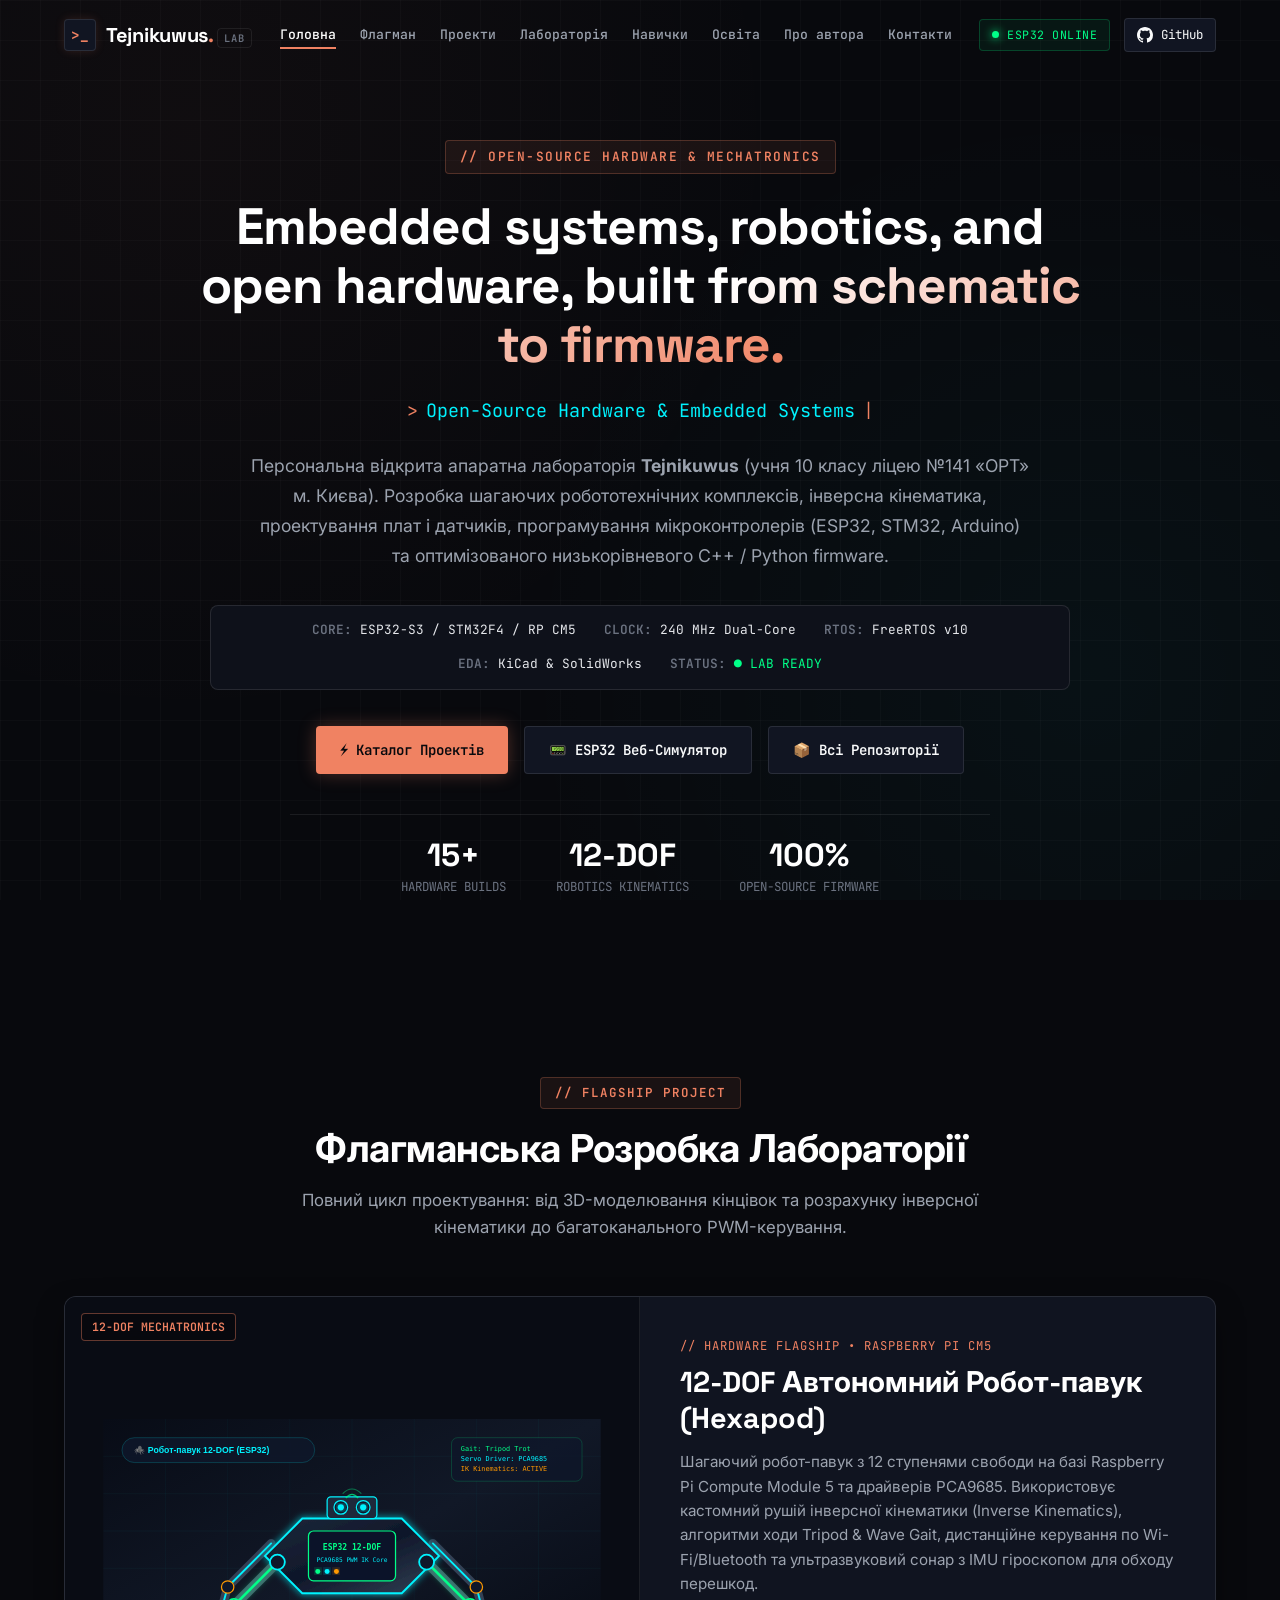
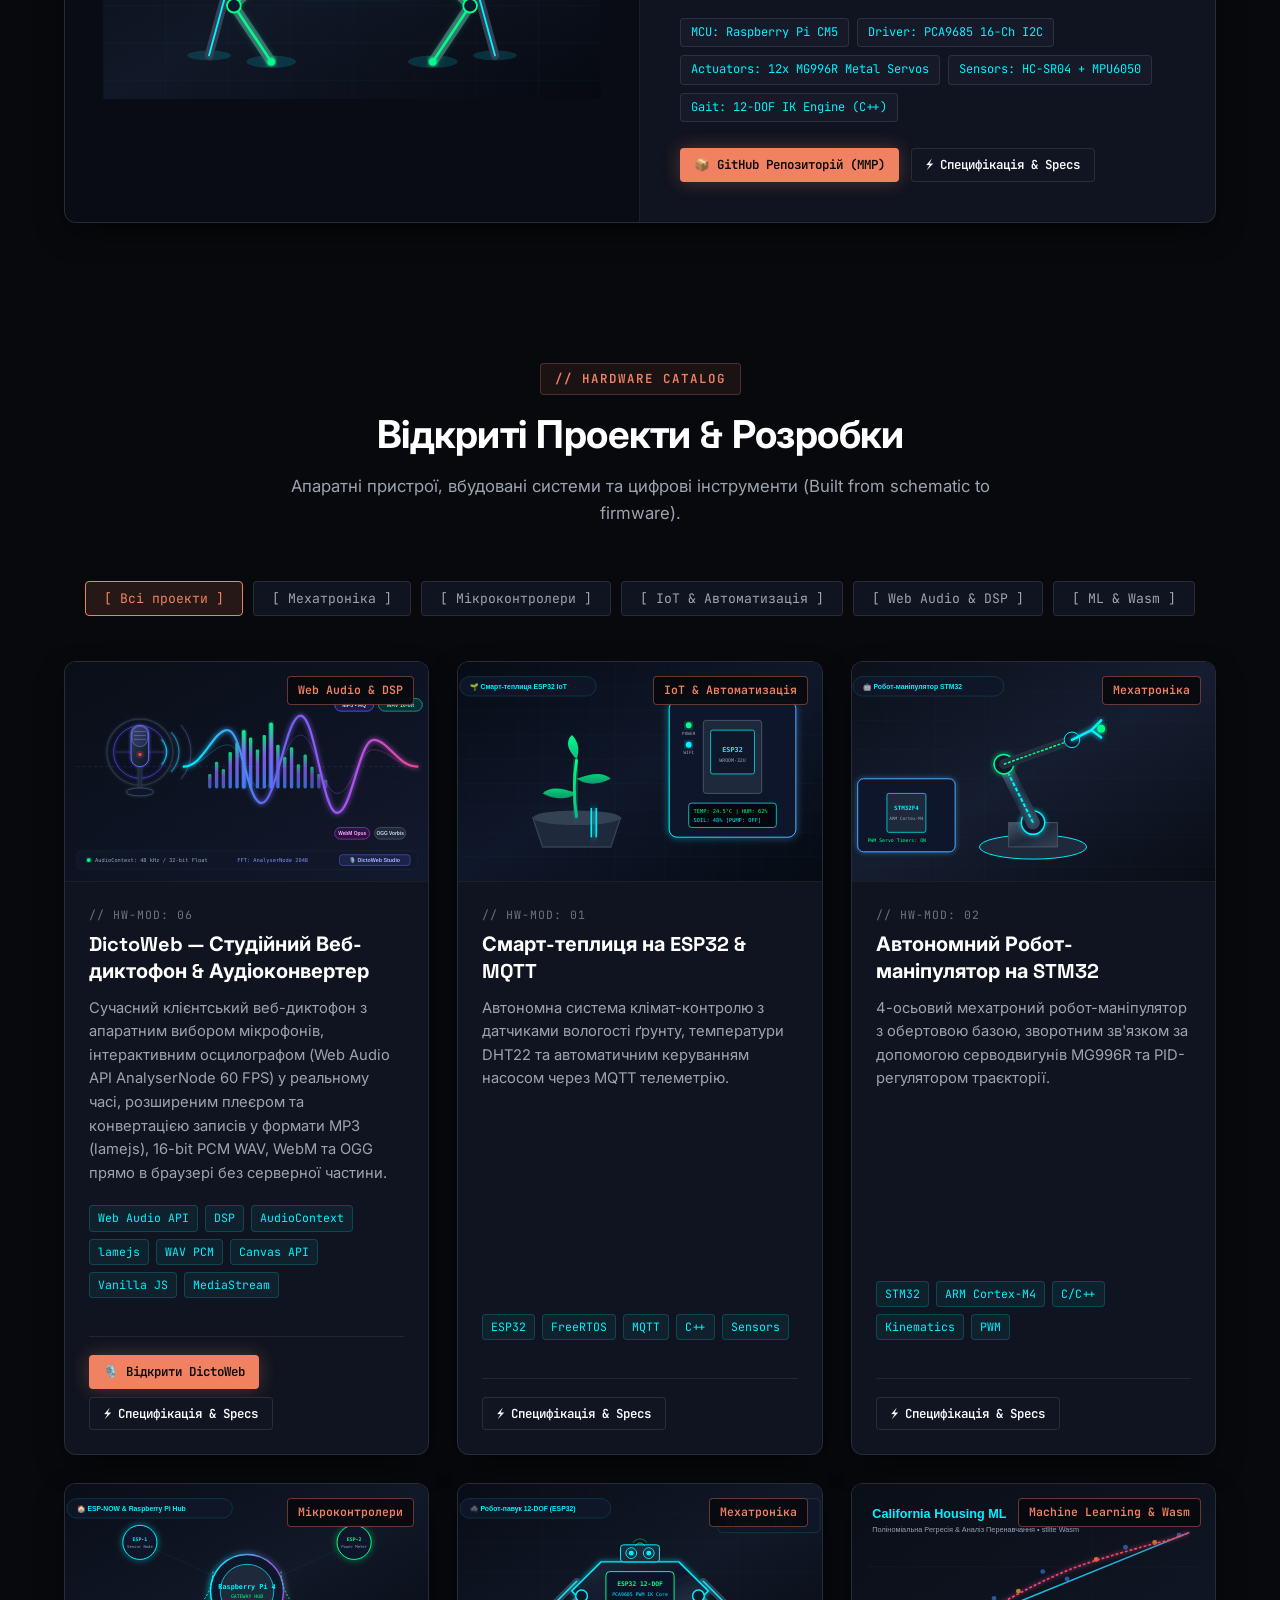
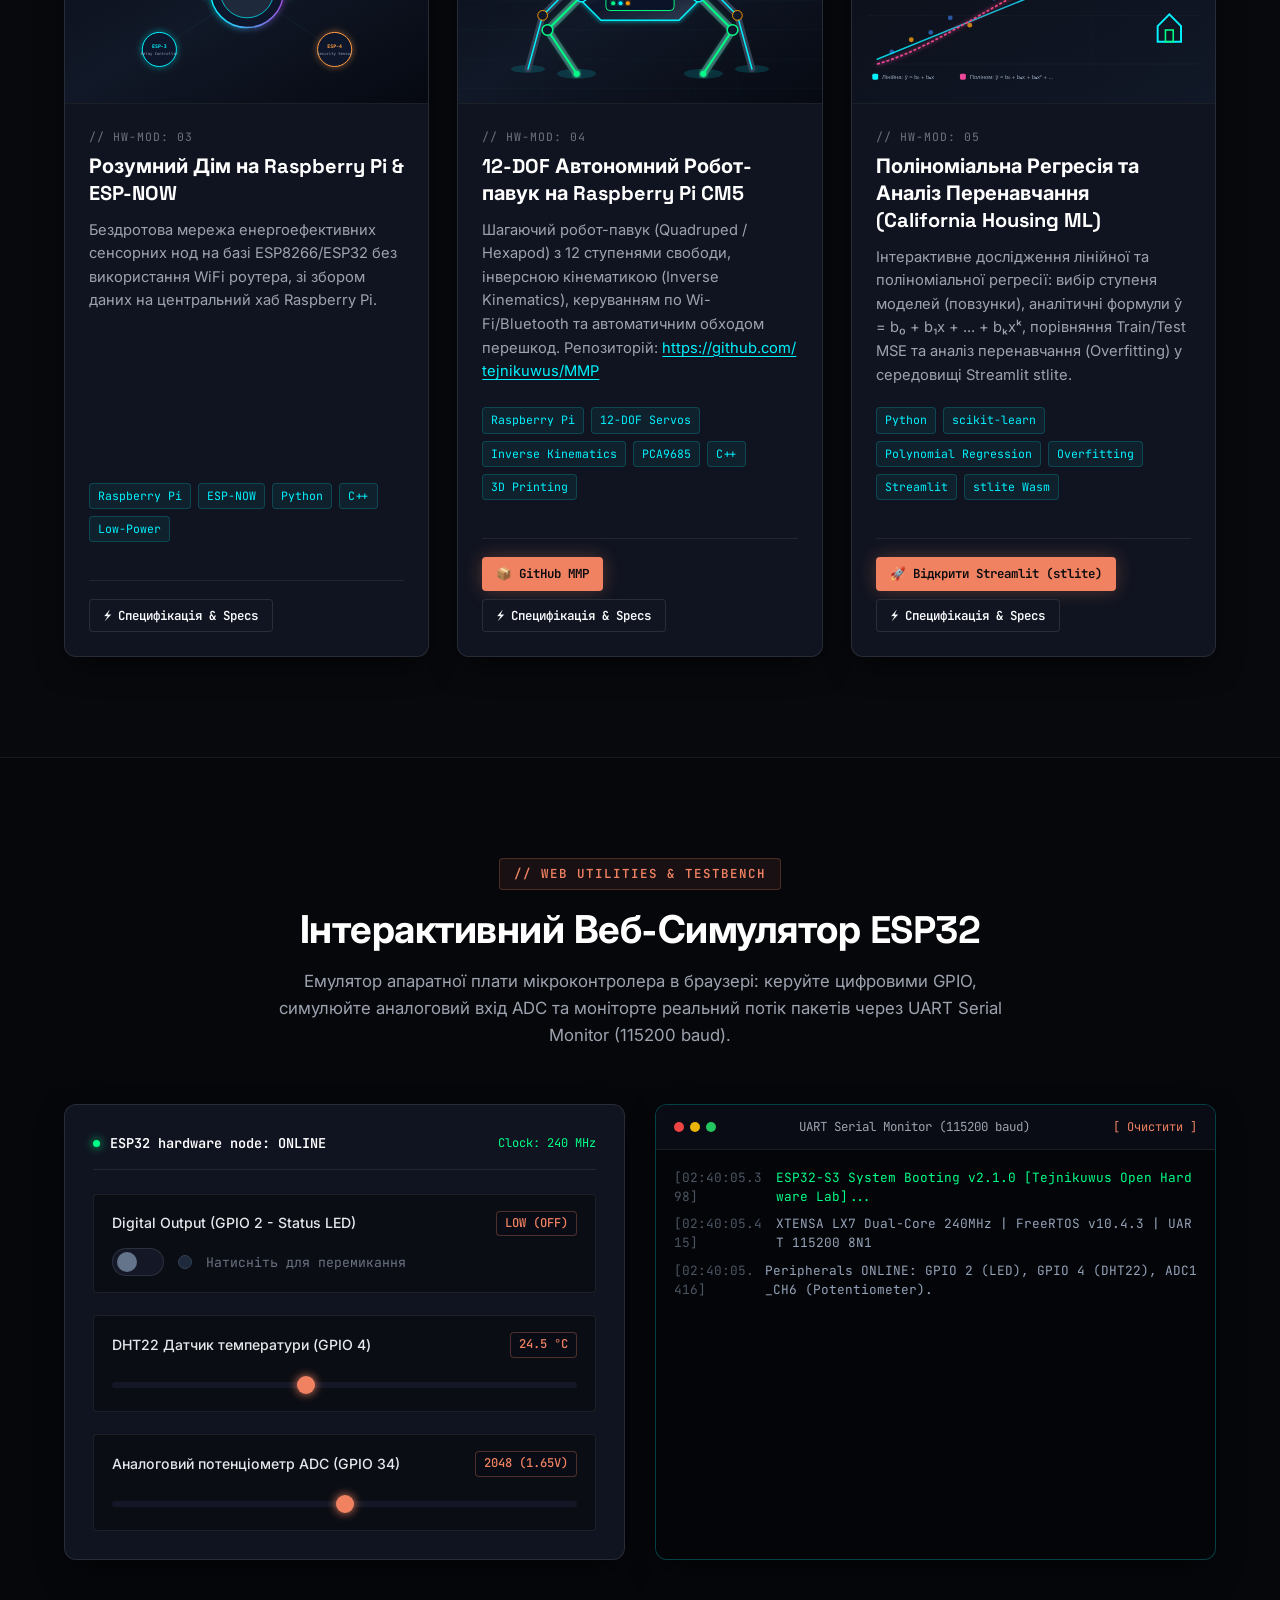
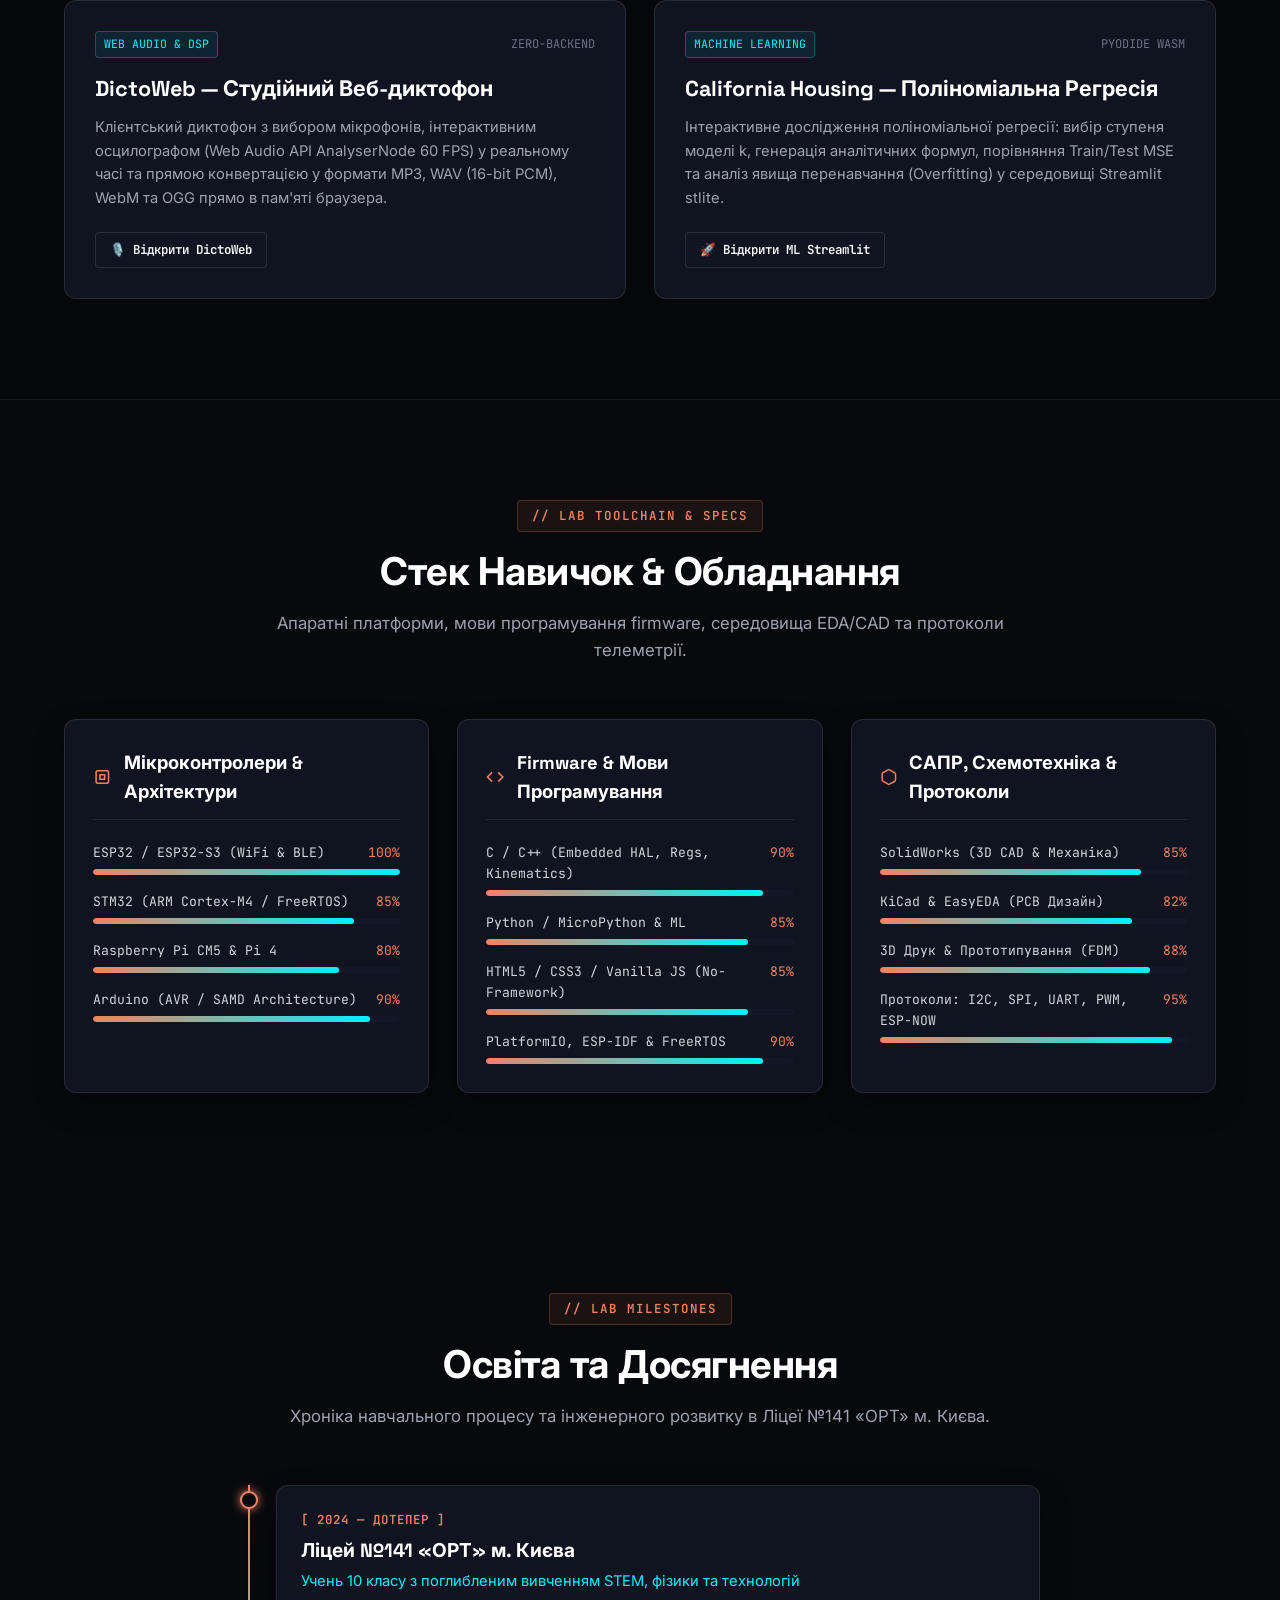
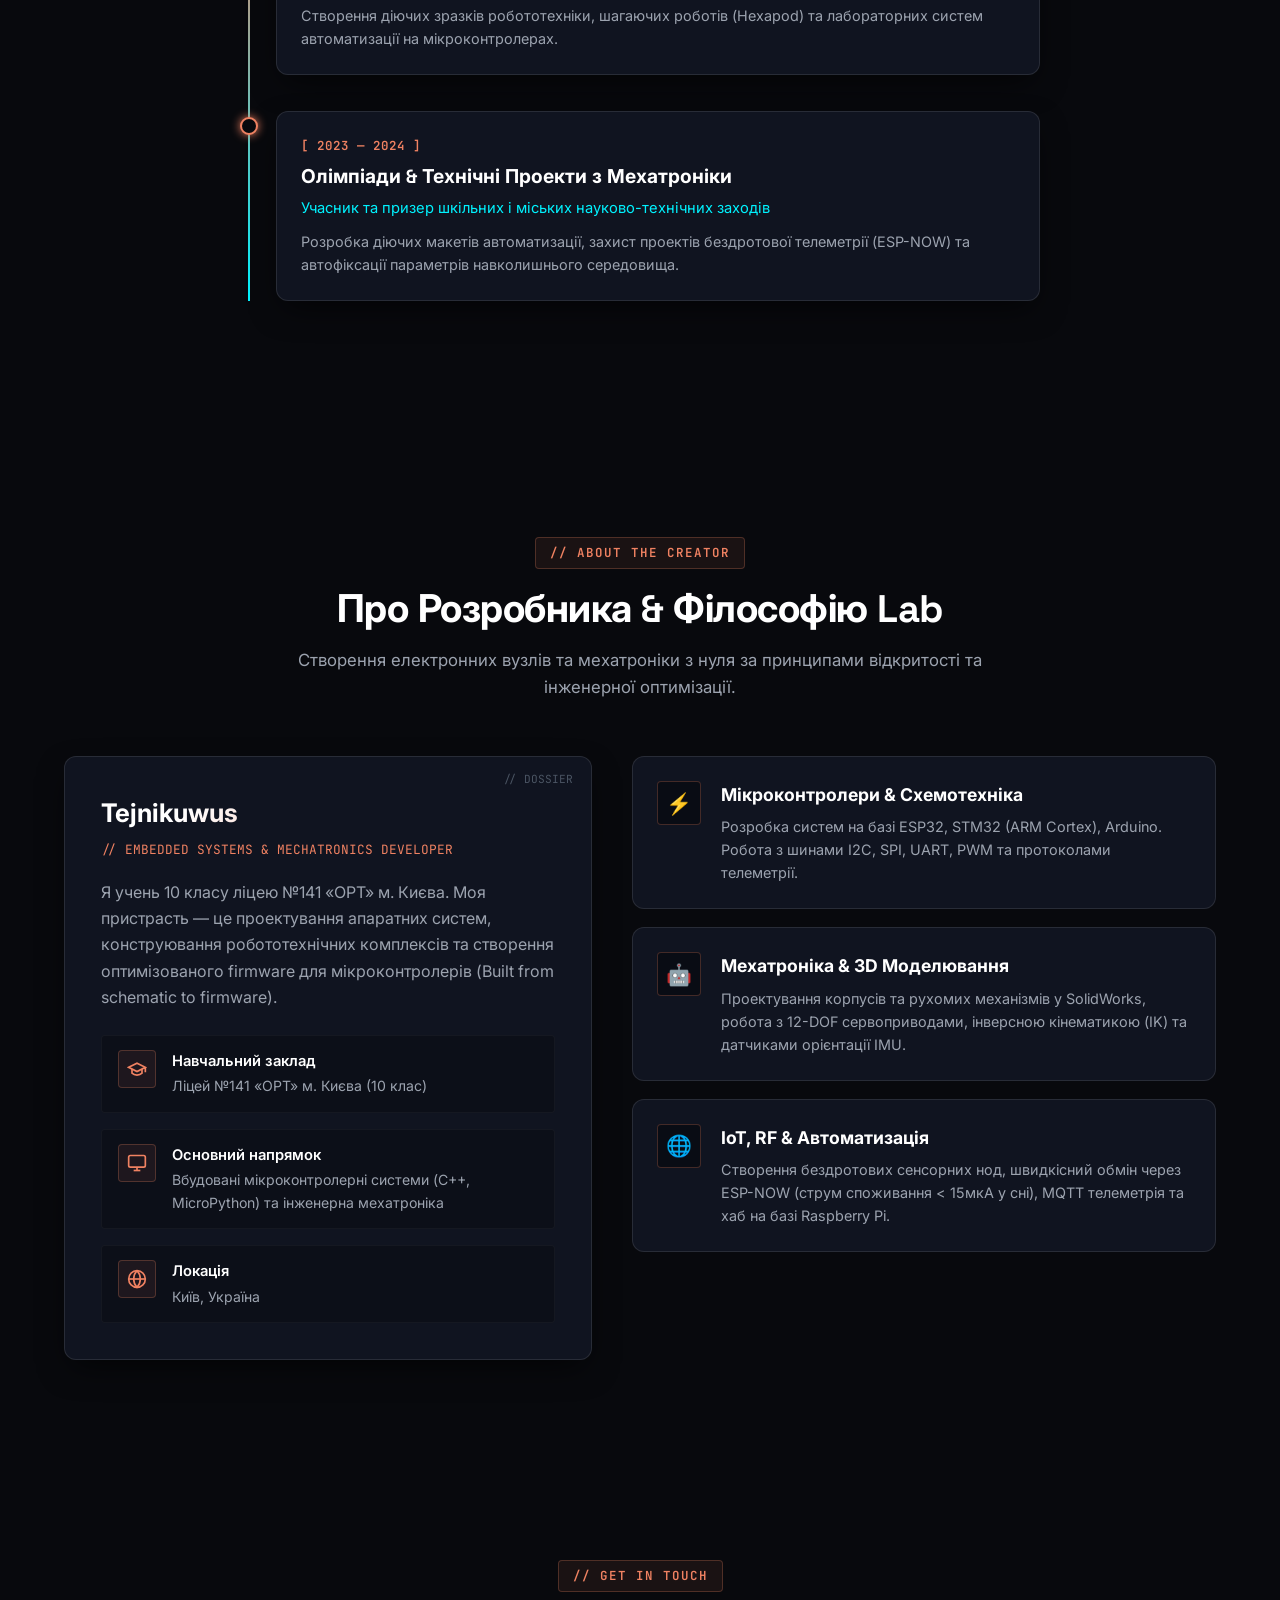
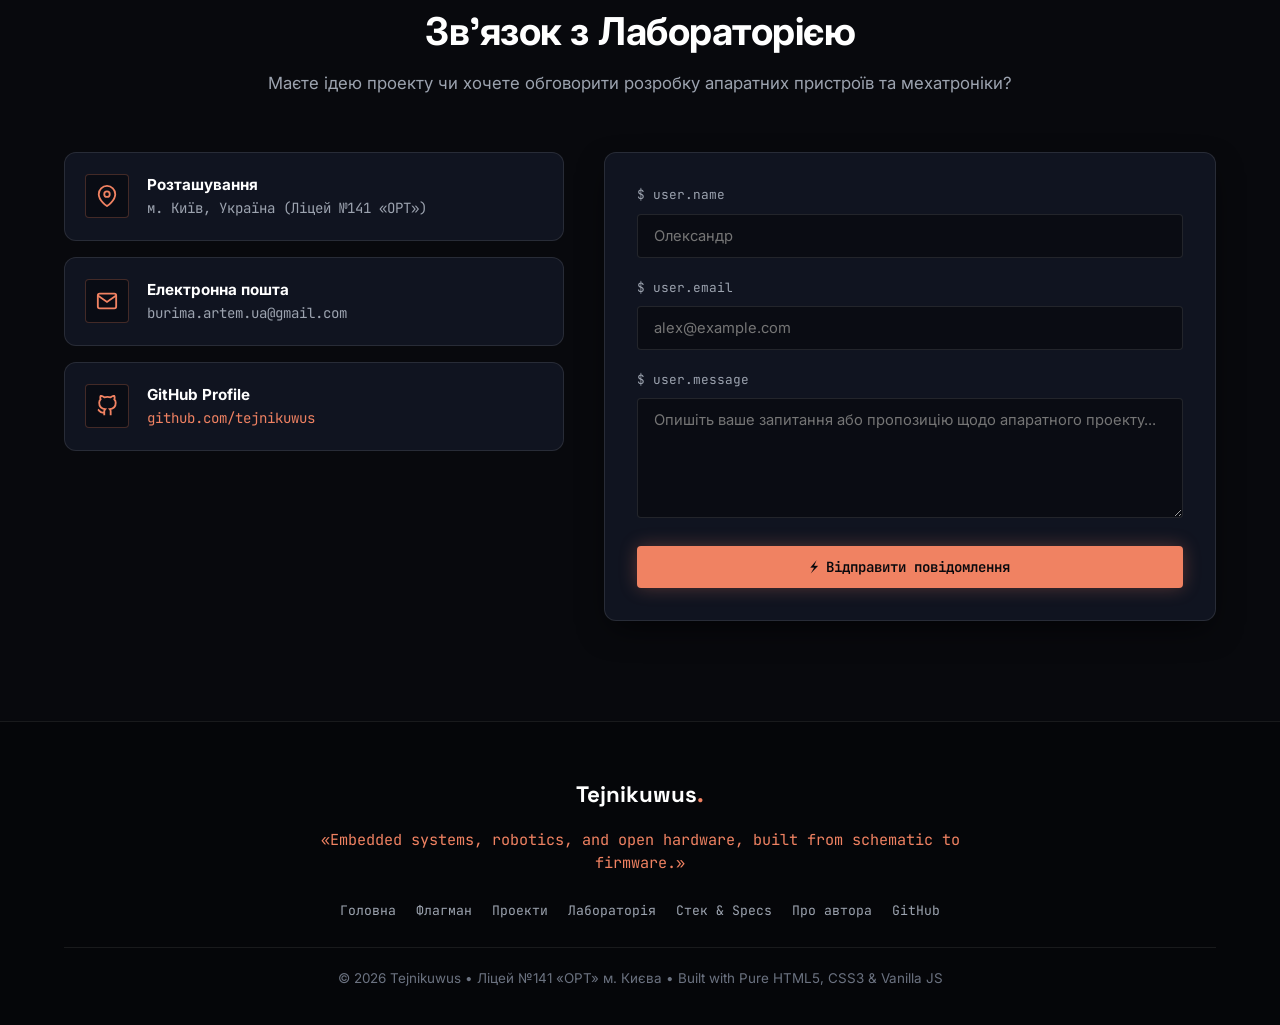
<file: index.html>
<!DOCTYPE html>
<html lang="uk">

<head>
  <meta charset="UTF-8">
  <meta name="viewport" content="width=device-width, initial-scale=1.0">
  <title>Tejnikuwus | Embedded Systems, Robotics &amp; Open Hardware</title>
  <meta name="description"
    content="Персональна лабораторія та портфоліо Tejnikuwus (учня 10 класу ліцею №141 «ОРТ» м. Києва). Розробка мікроконтролерних систем (ESP32, STM32, Arduino), робототехніка, мехатроніка та відкриті вбудовані системи (Built from schematic to firmware).">
  <meta name="keywords"
    content="Tejnikuwus, cifertech, open hardware, embedded systems, мікроконтролери, мехатроніка, ESP32, STM32, Arduino, ОРТ 141 Київ, роботизація, автоматизація, IoT">
  <meta name="author" content="Tejnikuwus">

  <!-- Favicon / Theme -->
  <meta name="theme-color" content="#08090d">

  <!-- CSS Stylesheet -->
  <link rel="stylesheet" href="css/style.css">
</head>

<body>

  <!-- ==================== NAVIGATION HEADER (1:1 CiferTech Navbar) ==================== -->
  <header class="navbar">
    <div class="container nav-container">
      <a href="#hero" class="logo">
        <div class="logo-badge">&gt;_</div>
        <div>
          <span>Tejnikuwus<span class="logo-dot">.</span></span>
          <span class="logo-sub">LAB</span>
        </div>
      </a>

      <nav class="nav-menu">
        <a href="#hero" class="nav-link">Головна</a>
        <a href="#featured" class="nav-link">Флагман</a>
        <a href="#projects" class="nav-link">Проекти</a>
        <a href="#simulator" class="nav-link">Лабораторія</a>
        <a href="#skills" class="nav-link">Навички</a>
        <a href="#education" class="nav-link">Освіта</a>
        <a href="#about" class="nav-link">Про автора</a>
        <a href="#contact" class="nav-link">Контакти</a>
      </nav>

      <div class="nav-actions">
        <div class="status-badge">
          <span class="pulse-dot"></span>
          <span>ESP32 ONLINE</span>
        </div>

        <a href="https://github.com/tejnikuwus" target="_blank" rel="noopener noreferrer" class="btn-github-nav" title="GitHub Profile">
          <svg width="16" height="16" viewBox="0 0 24 24" fill="currentColor">
            <path d="M12 0C5.37 0 0 5.37 0 12c0 5.31 3.435 9.795 8.205 11.385.6.105.825-.255.825-.57 0-.285-.015-1.23-.015-2.235-3.015.555-3.795-.735-4.035-1.41-.135-.345-.72-1.41-1.23-1.695-.42-.225-1.02-.78-.015-.795.945-.015 1.62.87 1.845 1.23 1.08 1.815 2.805 1.305 3.495.99.105-.78.42-1.305.765-1.605-2.67-.3-5.46-1.335-5.46-5.925 0-1.305.465-2.385 1.23-3.225-.12-.3-.54-1.53.12-3.18 0 0 1.005-.315 3.3 1.23.96-.27 1.98-.405 3-.405s2.04.135 3 .405c2.295-1.56 3.3-1.23 3.3-1.23.66 1.65.24 2.88.12 3.18.765.84 1.23 1.905 1.23 3.225 0 4.605-2.805 5.625-5.475 5.925.435.375.81 1.095.81 2.22 0 1.605-.015 2.895-.015 3.3 0 .315.225.69.825.57A12.02 12.02 0 0024 12c0-6.63-5.37-12-12-12z"/>
          </svg>
          <span>GitHub</span>
        </a>

        <div class="mobile-toggle" aria-label="Відкрити меню">
          <span></span>
          <span></span>
          <span></span>
        </div>
      </div>
    </div>
  </header>

  <!-- ==================== HERO SECTION (1:1 CiferTech Tagline & Hero) ==================== -->
  <section id="hero" class="hero">
    <div class="container">
      <div class="hero-content">
        <div class="hero-badge">
          <span>// OPEN-SOURCE HARDWARE &amp; MECHATRONICS</span>
        </div>

        <h1 class="hero-title">
          Embedded systems, robotics, and open hardware, <span class="gradient-orange">built from schematic to firmware.</span>
        </h1>

        <div class="hero-typewriter">
          <span class="prompt">&gt;</span>
          <span id="typed-text"></span><span class="typed-cursor">|</span>
        </div>

        <p class="hero-description">
          Персональна відкрита апаратна лабораторія <strong>Tejnikuwus</strong> (учня 10 класу ліцею №141 «ОРТ» м. Києва). 
          Розробка шагаючих робототехнічних комплексів, інверсна кінематика, проектування плат і датчиків, 
          програмування мікроконтролерів (ESP32, STM32, Arduino) та оптимізованого низькорівневого C++ / Python firmware.
        </p>

        <!-- Quick Hardware Telemetry Bar -->
        <div class="telemetry-bar">
          <div class="telemetry-item">
            <span class="telemetry-label">CORE:</span>
            <span class="telemetry-val">ESP32-S3 / STM32F4 / RP CM5</span>
          </div>
          <div class="telemetry-item">
            <span class="telemetry-label">CLOCK:</span>
            <span class="telemetry-val">240 MHz Dual-Core</span>
          </div>
          <div class="telemetry-item">
            <span class="telemetry-label">RTOS:</span>
            <span class="telemetry-val">FreeRTOS v10</span>
          </div>
          <div class="telemetry-item">
            <span class="telemetry-label">EDA:</span>
            <span class="telemetry-val">KiCad &amp; SolidWorks</span>
          </div>
          <div class="telemetry-item">
            <span class="telemetry-label">STATUS:</span>
            <span class="telemetry-val text-green">● LAB READY</span>
          </div>
        </div>

        <div class="hero-buttons">
          <a href="#projects" class="btn btn-primary">
            <span>⚡ Каталог Проектів</span>
          </a>
          <a href="#simulator" class="btn btn-secondary">
            <span>📟 ESP32 Веб-Симулятор</span>
          </a>
          <a href="https://github.com/tejnikuwus" target="_blank" rel="noopener noreferrer" class="btn btn-secondary">
            <span>📦 Всі Репозиторії</span>
          </a>
        </div>

        <div class="hero-stats">
          <div class="stat-item">
            <h3>15+</h3>
            <p>Hardware Builds</p>
          </div>
          <div class="stat-item">
            <h3>12-DOF</h3>
            <p>Robotics Kinematics</p>
          </div>
          <div class="stat-item">
            <h3>100%</h3>
            <p>Open-Source Firmware</p>
          </div>
        </div>
      </div>
    </div>
  </section>

  <!-- ==================== FEATURED SPOTLIGHT (Like CiferTech ESP32-DIV Flagship) ==================== -->
  <section id="featured" class="section featured-section">
    <div class="container">
      <div class="section-header">
        <span class="section-tag">// FLAGSHIP PROJECT</span>
        <h2 class="section-title">Флагманська Розробка Лабораторії</h2>
        <p class="section-subtitle">
          Повний цикл проектування: від 3D-моделювання кінцівок та розрахунку інверсної кінематики до багатоканального PWM-керування.
        </p>
      </div>

      <div class="featured-card">
        <div class="featured-image">
          <span class="featured-badge">12-DOF MECHATRONICS</span>
          <img src="assets/spider_robot.svg" alt="12-DOF Автономний Робот-павук на Raspberry Pi CM5">
        </div>

        <div class="featured-content">
          <div class="featured-tag">// HARDWARE FLAGSHIP • RASPBERRY PI CM5</div>
          <h3 class="featured-title">12-DOF Автономний Робот-павук (Hexapod)</h3>
          <p class="featured-desc">
            Шагаючий робот-павук з 12 ступенями свободи на базі Raspberry Pi Compute Module 5 та драйверів PCA9685. 
            Використовує кастомний рушій інверсної кінематики (Inverse Kinematics), алгоритми ходи Tripod &amp; Wave Gait, 
            дистанційне керування по Wi-Fi/Bluetooth та ультразвуковий сонар з IMU гіроскопом для обходу перешкод.
          </p>

          <div class="featured-specs">
            <span class="featured-spec-chip">MCU: Raspberry Pi CM5</span>
            <span class="featured-spec-chip">Driver: PCA9685 16-Ch I2C</span>
            <span class="featured-spec-chip">Actuators: 12x MG996R Metal Servos</span>
            <span class="featured-spec-chip">Sensors: HC-SR04 + MPU6050</span>
            <span class="featured-spec-chip">Gait: 12-DOF IK Engine (C++)</span>
          </div>

          <div class="featured-actions">
            <a href="https://github.com/tejnikuwus/MMP" target="_blank" rel="noopener noreferrer" class="btn btn-primary btn-sm">
              <span>📦 GitHub Репозиторій (MMP)</span>
            </a>
            <button class="btn btn-secondary btn-sm open-modal-btn" data-id="4">
              <span>⚡ Специфікація &amp; Specs</span>
            </button>
          </div>
        </div>
      </div>
    </div>
  </section>

  <!-- ==================== PROJECTS CATALOG (Latest from the Lab) ==================== -->
  <section id="projects" class="section">
    <div class="container">
      <div class="section-header">
        <span class="section-tag">// HARDWARE CATALOG</span>
        <h2 class="section-title">Відкриті Проекти &amp; Розробки</h2>
        <p class="section-subtitle">
          Апаратні пристрої, вбудовані системи та цифрові інструменти (Built from schematic to firmware).
        </p>
      </div>

      <div class="projects-filter">
        <button class="filter-btn active" data-filter="all">[ Всі проекти ]</button>
        <button class="filter-btn" data-filter="mechatronics">[ Мехатроніка ]</button>
        <button class="filter-btn" data-filter="mcu">[ Мікроконтролери ]</button>
        <button class="filter-btn" data-filter="iot">[ IoT &amp; Автоматизація ]</button>
        <button class="filter-btn" data-filter="audio">[ Web Audio &amp; DSP ]</button>
        <button class="filter-btn" data-filter="ml">[ ML &amp; Wasm ]</button>
      </div>

      <div class="projects-grid" id="projects-container">
        <!-- Projects dynamically populated by main.js -->
      </div>
    </div>
  </section>

  <!-- ==================== INTERACTIVE MCU SIMULATOR (CiferTech Tools Style) ==================== -->
  <section id="simulator" class="section simulator-section">
    <div class="container">
      <div class="section-header">
        <span class="section-tag">// WEB UTILITIES &amp; TESTBENCH</span>
        <h2 class="section-title">Інтерактивний Веб-Симулятор ESP32</h2>
        <p class="section-subtitle">
          Емулятор апаратної плати мікроконтролера в браузері: керуйте цифровими GPIO, симулюйте аналоговий вхід ADC та
          моніторте реальний потік пакетів через UART Serial Monitor (115200 baud).
        </p>
      </div>

      <div class="simulator-wrapper">
        <!-- MCU Board Emulator -->
        <div class="sim-board">
          <div class="sim-header">
            <div class="sim-header-title">
              <span class="pulse-dot"></span>
              ESP32 hardware node: ONLINE
            </div>
            <span style="font-family: var(--font-mono); font-size: 0.75rem; color: var(--cifer-green);">Clock: 240 MHz</span>
          </div>

          <div class="sim-controls">
            <!-- GPIO 2 LED Control -->
            <div class="control-group">
              <div class="control-label">
                <span>Digital Output (GPIO 2 - Status LED)</span>
                <span class="val-badge" id="sim-led-status">LOW (OFF)</span>
              </div>
              <div class="switch-container">
                <div class="toggle-switch" id="sim-led-toggle">
                  <div class="toggle-knob"></div>
                </div>
                <div class="virtual-led" id="sim-virtual-led"></div>
                <span style="font-size: 0.82rem; color: var(--text-muted); font-family: var(--font-mono);">Натисніть для перемикання</span>
              </div>
            </div>

            <!-- DHT22 Sensor Slider -->
            <div class="control-group">
              <div class="control-label">
                <span>DHT22 Датчик температури (GPIO 4)</span>
                <span class="val-badge" id="sim-temp-val">24.5 °C</span>
              </div>
              <input type="range" min="10" max="45" value="24.5" step="0.5" class="sim-range" id="sim-temp-slider">
            </div>

            <!-- Potentiometer Slider -->
            <div class="control-group">
              <div class="control-label">
                <span>Аналоговий потенціометр ADC (GPIO 34)</span>
                <span class="val-badge"><span id="sim-pot-val">2048</span> (<span id="sim-pot-voltage">1.65V</span>)</span>
              </div>
              <input type="range" min="0" max="4095" value="2048" step="1" class="sim-range" id="sim-pot-slider">
            </div>
          </div>
        </div>

        <!-- Serial Terminal Output -->
        <div class="sim-terminal">
          <div class="terminal-bar">
            <div class="terminal-dots">
              <span class="dot red"></span>
              <span class="dot yellow"></span>
              <span class="dot green"></span>
            </div>
            <span>UART Serial Monitor (115200 baud)</span>
            <button id="sim-clear-term"
              style="color: var(--cifer-orange); font-size: 0.75rem; font-family: var(--font-mono); cursor:pointer;">[ Очистити ]</button>
          </div>
          <div class="terminal-body" id="sim-terminal-body">
            <!-- Log lines output via JS -->
          </div>
        </div>
      </div>

      <!-- Additional Web Utilities Spotlight -->
      <div class="tools-grid">
        <div class="tool-card">
          <div>
            <div class="tool-card-header">
              <span class="tool-badge">WEB AUDIO &amp; DSP</span>
              <span style="font-family: var(--font-mono); font-size: 0.75rem; color: var(--text-muted);">ZERO-BACKEND</span>
            </div>
            <h3 class="tool-title">DictoWeb — Студійний Веб-диктофон</h3>
            <p class="tool-desc">
              Клієнтський диктофон з вибором мікрофонів, інтерактивним осцилографом (Web Audio API AnalyserNode 60 FPS) у реальному часі
              та прямою конвертацією у формати MP3, WAV (16-bit PCM), WebM та OGG прямо в пам'яті браузера.
            </p>
          </div>
          <a href="dictoweb/index.html" class="btn btn-secondary btn-sm" style="align-self: flex-start;">
            <span>🎙️ Відкрити DictoWeb</span>
          </a>
        </div>

        <div class="tool-card">
          <div>
            <div class="tool-card-header">
              <span class="tool-badge">MACHINE LEARNING</span>
              <span style="font-family: var(--font-mono); font-size: 0.75rem; color: var(--text-muted);">PYODIDE WASM</span>
            </div>
            <h3 class="tool-title">California Housing — Поліноміальна Регресія</h3>
            <p class="tool-desc">
              Інтерактивне дослідження поліноміальної регресії: вибір ступеня моделі k, генерація аналітичних формул, 
              порівняння Train/Test MSE та аналіз явища перенавчання (Overfitting) у середовищі Streamlit stlite.
            </p>
          </div>
          <a href="python/p1.html" class="btn btn-secondary btn-sm" style="align-self: flex-start;">
            <span>🚀 Відкрити ML Streamlit</span>
          </a>
        </div>
      </div>
    </div>
  </section>

  <!-- ==================== SKILLS & HARDWARE TOOLCHAIN ==================== -->
  <section id="skills" class="section">
    <div class="container">
      <div class="section-header">
        <span class="section-tag">// LAB TOOLCHAIN &amp; SPECS</span>
        <h2 class="section-title">Стек Навичок &amp; Обладнання</h2>
        <p class="section-subtitle">
          Апаратні платформи, мови програмування firmware, середовища EDA/CAD та протоколи телеметрії.
        </p>
      </div>

      <div class="skills-grid">
        <!-- Category 1 -->
        <div class="skill-category">
          <h3 class="category-title">
            <svg width="20" height="20" viewBox="0 0 24 24" fill="none" stroke="currentColor" stroke-width="2">
              <rect x="4" y="4" width="16" height="16" rx="2" />
              <path d="M9 9h6v6H9z" />
            </svg>
            Мікроконтролери &amp; Архітектури
          </h3>
          <div class="skill-list">
            <div class="skill-item">
              <div class="skill-header">
                <span>ESP32 / ESP32-S3 (WiFi &amp; BLE)</span>
                <span class="text-orange">100%</span>
              </div>
              <div class="skill-bar">
                <div class="skill-progress" data-level="100"></div>
              </div>
            </div>
            <div class="skill-item">
              <div class="skill-header">
                <span>STM32 (ARM Cortex-M4 / FreeRTOS)</span>
                <span class="text-orange">85%</span>
              </div>
              <div class="skill-bar">
                <div class="skill-progress" data-level="85"></div>
              </div>
            </div>
            <div class="skill-item">
              <div class="skill-header">
                <span>Raspberry Pi CM5 &amp; Pi 4</span>
                <span class="text-orange">80%</span>
              </div>
              <div class="skill-bar">
                <div class="skill-progress" data-level="80"></div>
              </div>
            </div>
            <div class="skill-item">
              <div class="skill-header">
                <span>Arduino (AVR / SAMD Architecture)</span>
                <span class="text-orange">90%</span>
              </div>
              <div class="skill-bar">
                <div class="skill-progress" data-level="90"></div>
              </div>
            </div>
          </div>
        </div>

        <!-- Category 2 -->
        <div class="skill-category">
          <h3 class="category-title">
            <svg width="20" height="20" viewBox="0 0 24 24" fill="none" stroke="currentColor" stroke-width="2">
              <polyline points="16 18 22 12 16 6" />
              <polyline points="8 6 2 12 8 18" />
            </svg>
            Firmware &amp; Мови Програмування
          </h3>
          <div class="skill-list">
            <div class="skill-item">
              <div class="skill-header">
                <span>C / C++ (Embedded HAL, Regs, Kinematics)</span>
                <span class="text-orange">90%</span>
              </div>
              <div class="skill-bar">
                <div class="skill-progress" data-level="90"></div>
              </div>
            </div>
            <div class="skill-item">
              <div class="skill-header">
                <span>Python / MicroPython &amp; ML</span>
                <span class="text-orange">85%</span>
              </div>
              <div class="skill-bar">
                <div class="skill-progress" data-level="85"></div>
              </div>
            </div>
            <div class="skill-item">
              <div class="skill-header">
                <span>HTML5 / CSS3 / Vanilla JS (No-Framework)</span>
                <span class="text-orange">85%</span>
              </div>
              <div class="skill-bar">
                <div class="skill-progress" data-level="85"></div>
              </div>
            </div>
            <div class="skill-item">
              <div class="skill-header">
                <span>PlatformIO, ESP-IDF &amp; FreeRTOS</span>
                <span class="text-orange">90%</span>
              </div>
              <div class="skill-bar">
                <div class="skill-progress" data-level="90"></div>
              </div>
            </div>
          </div>
        </div>

        <!-- Category 3 -->
        <div class="skill-category">
          <h3 class="category-title">
            <svg width="20" height="20" viewBox="0 0 24 24" fill="none" stroke="currentColor" stroke-width="2">
              <path d="M21 16V8a2 2 0 0 0-1-1.73l-7-4a2 2 0 0 0-2 0l-7 4A2 2 0 0 0 3 8v8a2 2 0 0 0 1 1.73l7 4a2 2 0 0 0 2 0l7-4A2 2 0 0 0 21 16z" />
            </svg>
            САПР, Схемотехніка &amp; Протоколи
          </h3>
          <div class="skill-list">
            <div class="skill-item">
              <div class="skill-header">
                <span>SolidWorks (3D CAD &amp; Механіка)</span>
                <span class="text-orange">85%</span>
              </div>
              <div class="skill-bar">
                <div class="skill-progress" data-level="85"></div>
              </div>
            </div>
            <div class="skill-item">
              <div class="skill-header">
                <span>KiCad &amp; EasyEDA (PCB Дизайн)</span>
                <span class="text-orange">82%</span>
              </div>
              <div class="skill-bar">
                <div class="skill-progress" data-level="82"></div>
              </div>
            </div>
            <div class="skill-item">
              <div class="skill-header">
                <span>3D Друк &amp; Прототипування (FDM)</span>
                <span class="text-orange">88%</span>
              </div>
              <div class="skill-bar">
                <div class="skill-progress" data-level="88"></div>
              </div>
            </div>
            <div class="skill-item">
              <div class="skill-header">
                <span>Протоколи: I2C, SPI, UART, PWM, ESP-NOW</span>
                <span class="text-orange">95%</span>
              </div>
              <div class="skill-bar">
                <div class="skill-progress" data-level="95"></div>
              </div>
            </div>
          </div>
        </div>
      </div>
    </div>
  </section>

  <!-- ==================== EDUCATION SECTION ==================== -->
  <section id="education" class="section">
    <div class="container">
      <div class="section-header">
        <span class="section-tag">// LAB MILESTONES</span>
        <h2 class="section-title">Освіта та Досягнення</h2>
        <p class="section-subtitle">
          Хроніка навчального процесу та інженерного розвитку в Ліцеї №141 «ОРТ» м. Києва.
        </p>
      </div>

      <div class="timeline">
        <div class="timeline-item">
          <div class="timeline-dot"></div>
          <div class="timeline-card">
            <div class="timeline-date">[ 2024 — ДОТЕПЕР ]</div>
            <h3 class="timeline-title">Ліцей №141 «ОРТ» м. Києва</h3>
            <p class="timeline-subtitle">Учень 10 класу з поглибленим вивченням STEM, фізики та технологій</p>
            <p style="font-size: 0.9rem; color: var(--text-secondary);">
              Створення діючих зразків робототехніки, шагаючих роботів (Hexapod) та лабораторних систем автоматизації на мікроконтролерах.
            </p>
          </div>
        </div>

        <div class="timeline-item">
          <div class="timeline-dot"></div>
          <div class="timeline-card">
            <div class="timeline-date">[ 2023 — 2024 ]</div>
            <h3 class="timeline-title">Олімпіади &amp; Технічні Проекти з Мехатроніки</h3>
            <p class="timeline-subtitle">Учасник та призер шкільних і міських науково-технічних заходів</p>
            <p style="font-size: 0.9rem; color: var(--text-secondary);">
              Розробка діючих макетів автоматизації, захист проектів бездротової телеметрії (ESP-NOW) та автофіксації параметрів навколишнього середовища.
            </p>
          </div>
        </div>
      </div>
    </div>
  </section>

  <!-- ==================== ABOUT SECTION (Dossier) ==================== -->
  <section id="about" class="section">
    <div class="container">
      <div class="section-header">
        <span class="section-tag">// ABOUT THE CREATOR</span>
        <h2 class="section-title">Про Розробника &amp; Філософію Lab</h2>
        <p class="section-subtitle">
          Створення електронних вузлів та мехатроніки з нуля за принципами відкритості та інженерної оптимізації.
        </p>
      </div>

      <div class="about-grid">
        <div class="about-card">
          <h3 style="font-size: 1.6rem; margin-bottom: 6px;" class="gradient-orange">Tejnikuwus</h3>
          <p style="font-family: var(--font-mono); font-size: 0.8rem; color: var(--cifer-orange); margin-bottom: 18px;">
            // EMBEDDED SYSTEMS &amp; MECHATRONICS DEVELOPER
          </p>
          <p style="color: var(--text-secondary); margin-bottom: 20px; line-height: 1.65;">
            Я учень 10 класу ліцею №141 «ОРТ» м. Києва. Моя пристрасть — це проектування апаратних систем, конструювання
            робототехнічних комплексів та створення оптимізованого firmware для мікроконтролерів (Built from schematic to firmware).
          </p>

          <div class="about-info-list">
            <div class="info-item">
              <div class="info-icon">
                <svg width="20" height="20" viewBox="0 0 24 24" fill="none" stroke="currentColor" stroke-width="2">
                  <path d="M22 10v6M2 10l10-5 10 5-10 5z" />
                  <path d="M6 12v5c3 3 9 3 12 0v-5" />
                </svg>
              </div>
              <div class="info-content">
                <h4>Навчальний заклад</h4>
                <p>Ліцей №141 «ОРТ» м. Києва (10 клас)</p>
              </div>
            </div>

            <div class="info-item">
              <div class="info-icon">
                <svg width="20" height="20" viewBox="0 0 24 24" fill="none" stroke="currentColor" stroke-width="2">
                  <rect x="2" y="3" width="20" height="14" rx="2" />
                  <line x1="8" y1="21" x2="16" y2="21" />
                  <line x1="12" y1="17" x2="12" y2="21" />
                </svg>
              </div>
              <div class="info-content">
                <h4>Основний напрямок</h4>
                <p>Вбудовані мікроконтролерні системи (C++, MicroPython) та інженерна мехатроніка</p>
              </div>
            </div>

            <div class="info-item">
              <div class="info-icon">
                <svg width="20" height="20" viewBox="0 0 24 24" fill="none" stroke="currentColor" stroke-width="2">
                  <circle cx="12" cy="12" r="10" />
                  <path d="M12 2a14.5 14.5 0 0 0 0 20 14.5 14.5 0 0 0 0-20" />
                  <path d="M2 12h20" />
                </svg>
              </div>
              <div class="info-content">
                <h4>Локація</h4>
                <p>Київ, Україна</p>
              </div>
            </div>
          </div>
        </div>

        <div class="focus-cards">
          <div class="focus-card">
            <div class="focus-card-icon">⚡</div>
            <div>
              <h4 style="font-size: 1.1rem; margin-bottom: 6px; color: #fff;">Мікроконтролери &amp; Схемотехніка</h4>
              <p style="font-size: 0.9rem; color: var(--text-secondary);">
                Розробка систем на базі ESP32, STM32 (ARM Cortex), Arduino. Робота з шинами I2C, SPI, UART, PWM та
                протоколами телеметрії.
              </p>
            </div>
          </div>

          <div class="focus-card">
            <div class="focus-card-icon">🤖</div>
            <div>
              <h4 style="font-size: 1.1rem; margin-bottom: 6px; color: #fff;">Мехатроніка &amp; 3D Моделювання</h4>
              <p style="font-size: 0.9rem; color: var(--text-secondary);">
                Проектування корпусів та рухомих механізмів у SolidWorks, робота з 12-DOF сервоприводами,
                інверсною кінематикою (IK) та датчиками орієнтації IMU.
              </p>
            </div>
          </div>

          <div class="focus-card">
            <div class="focus-card-icon">🌐</div>
            <div>
              <h4 style="font-size: 1.1rem; margin-bottom: 6px; color: #fff;">IoT, RF &amp; Автоматизація</h4>
              <p style="font-size: 0.9rem; color: var(--text-secondary);">
                Створення бездротових сенсорних нод, швидкісний обмін через ESP-NOW (струм споживання &lt; 15мкА у сні),
                MQTT телеметрія та хаб на базі Raspberry Pi.
              </p>
            </div>
          </div>
        </div>
      </div>
    </div>
  </section>

  <!-- ==================== CONTACT SECTION ==================== -->
  <section id="contact" class="section">
    <div class="container">
      <div class="section-header">
        <span class="section-tag">// GET IN TOUCH</span>
        <h2 class="section-title">Зв'язок з Лабораторією</h2>
        <p class="section-subtitle">
          Маєте ідею проекту чи хочете обговорити розробку апаратних пристроїв та мехатроніки?
        </p>
      </div>

      <div class="contact-grid">
        <div class="contact-info">
          <div class="contact-card">
            <div class="contact-icon">
              <svg width="22" height="22" viewBox="0 0 24 24" fill="none" stroke="currentColor" stroke-width="2">
                <path d="M21 10c0 7-9 13-9 13s-9-6-9-13a9 9 0 0 1 18 0z" />
                <circle cx="12" cy="10" r="3" />
              </svg>
            </div>
            <div>
              <h4 style="font-size: 0.95rem; color:#fff;">Розташування</h4>
              <p style="color: var(--text-secondary); font-size: 0.88rem; font-family: var(--font-mono);">м. Київ, Україна (Ліцей №141 «ОРТ»)</p>
            </div>
          </div>

          <div class="contact-card">
            <div class="contact-icon">
              <svg width="22" height="22" viewBox="0 0 24 24" fill="none" stroke="currentColor" stroke-width="2">
                <path d="M4 4h16c1.1 0 2 .9 2 2v12c0 1.1-.9 2-2 2H4c-1.1 0-2-.9-2-2V6c0-1.1.9-2 2-2z" />
                <polyline points="22,6 12,13 2,6" />
              </svg>
            </div>
            <div>
              <h4 style="font-size: 0.95rem; color:#fff;">Електронна пошта</h4>
              <p style="color: var(--text-secondary); font-size: 0.88rem; font-family: var(--font-mono);">burima.artem.ua@gmail.com</p>
            </div>
          </div>

          <div class="contact-card">
            <div class="contact-icon">
              <svg width="22" height="22" viewBox="0 0 24 24" fill="none" stroke="currentColor" stroke-width="2">
                <path
                  d="M9 19c-5 1.5-5-2.5-7-3m14 6v-3.87a3.37 3.37 0 0 0-.94-2.61c3.14-.35 6.44-1.54 6.44-7A5.44 5.44 0 0 0 20 4.77 5.07 5.07 0 0 0 19.91 1S18.73.65 16 2.48a13.38 13.38 0 0 0-7 0C6.27.65 5.09 1 5.09 1A5.07 5.07 0 0 0 5 4.77a5.44 5.44 0 0 0-1.5 3.78c0 5.42 3.3 6.61 6.44 7A3.37 3.37 0 0 0 9 18.13V22" />
              </svg>
            </div>
            <div>
              <h4 style="font-size: 0.95rem; color:#fff;">GitHub Profile</h4>
              <p style="color: var(--cifer-orange); font-size: 0.88rem; font-family: var(--font-mono);">
                <a href="https://github.com/tejnikuwus" target="_blank" rel="noopener noreferrer">github.com/tejnikuwus</a>
              </p>
            </div>
          </div>
        </div>

        <form class="contact-form" id="contact-form">
          <div class="form-group">
            <label class="form-label" for="form-name">$ user.name</label>
            <input type="text" id="form-name" class="form-input" placeholder="Олександр" required>
          </div>

          <div class="form-group">
            <label class="form-label" for="form-email">$ user.email</label>
            <input type="email" id="form-email" class="form-input" placeholder="alex@example.com" required>
          </div>

          <div class="form-group">
            <label class="form-label" for="form-message">$ user.message</label>
            <textarea id="form-message" class="form-textarea" placeholder="Опишіть ваше запитання або пропозицію щодо апаратного проекту..."
              required></textarea>
          </div>

          <div class="form-status" id="form-status"></div>

          <button type="submit" class="btn btn-primary" style="width: 100%;">
            <span>⚡ Відправити повідомлення</span>
          </button>
        </form>
      </div>
    </div>
  </section>

  <!-- ==================== PROJECT DETAILS MODAL ==================== -->
  <div class="modal-overlay" id="project-modal">
    <div class="modal-container">
      <div class="modal-header">
        <h3 class="gradient-orange" style="font-size: 1.15rem; font-family: var(--font-mono);">// HARDWARE SPECIFICATION</h3>
        <button class="modal-close" id="modal-close" aria-label="Закрити">&times;</button>
      </div>
      <div class="modal-body" id="modal-body-content">
        <!-- Dynamic content via main.js -->
      </div>
    </div>
  </div>

  <!-- ==================== FOOTER (1:1 CiferTech Layout) ==================== -->
  <footer class="footer">
    <div class="container footer-content">
      <div class="footer-logo">Tejnikuwus<span class="logo-dot">.</span></div>
      <p class="footer-tagline">«Embedded systems, robotics, and open hardware, built from schematic to firmware.»</p>
      <div class="footer-links">
        <a href="#hero" class="footer-link">Головна</a>
        <a href="#featured" class="footer-link">Флагман</a>
        <a href="#projects" class="footer-link">Проекти</a>
        <a href="#simulator" class="footer-link">Лабораторія</a>
        <a href="#skills" class="footer-link">Стек &amp; Specs</a>
        <a href="#about" class="footer-link">Про автора</a>
        <a href="https://github.com/tejnikuwus" target="_blank" rel="noopener noreferrer" class="footer-link">GitHub</a>
      </div>
      <p class="footer-copy">&copy; 2026 Tejnikuwus • Ліцей №141 «ОРТ» м. Києва • Built with Pure HTML5, CSS3 &amp; Vanilla JS</p>
    </div>
  </footer>

  <!-- Main JavaScript File -->
  <script src="js/main.js"></script>
</body>

</html>
</file>
<file: css/style.css>
/* ==========================================================================
   Tejnikuwus | Open Hardware & Embedded Systems Platform
   1:1 Design Clone of CiferTech (cifertech.net)
   Pure CSS3 — 100% Vanilla (Zero external frameworks)
   ========================================================================== */

@import url('https://fonts.googleapis.com/css2?family=Inter:wght@300;400;500;600;700;800&family=JetBrains+Mono:ital,wght@0,300;0,400;0,500;0,600;0,700;1,400&family=Space+Grotesk:wght@500;600;700&display=swap');

/* --- CiferTech Design Tokens & Color System --- */
:root {
  /* Surfaces */
  --bg-body: #08090d;
  --bg-surface: #0e111a;
  --bg-surface-hover: #141824;
  --bg-card: #101420;
  --bg-card-hover: #161b2c;
  --bg-elevated: #1a2032;
  --bg-input: #0a0c13;
  --bg-terminal: #040508;
  
  /* Borders */
  --border-subtle: rgba(255, 255, 255, 0.08);
  --border-card: rgba(255, 255, 255, 0.1);
  --border-hover: rgba(240, 130, 98, 0.5);
  --border-tech: rgba(0, 255, 136, 0.25);
  --border-cyan: rgba(0, 242, 254, 0.25);
  
  /* CiferTech Signature Accents */
  --cifer-orange: #f08262;          /* Primary CiferTech copper/orange */
  --cifer-orange-glow: rgba(240, 130, 98, 0.25);
  --cifer-cyan: #00f2fe;            /* Logic / Data stream */
  --cifer-cyan-glow: rgba(0, 242, 254, 0.25);
  --cifer-green: #00ff88;           /* Firmware ready / Hardware online */
  --cifer-green-glow: rgba(0, 255, 136, 0.25);
  --cifer-purple: #a855f7;          /* RF / Sub-GHz */
  --cifer-red: #ef4444;             /* VCC / Alert */
  
  /* Text */
  --text-primary: #f9fafb;
  --text-secondary: #9ca3af;
  --text-muted: #6b7280;
  --text-dark: #4b5563;
  
  /* Fonts */
  --font-sans: 'Inter', -apple-system, BlinkMacSystemFont, 'Segoe UI', Roboto, sans-serif;
  --font-display: 'Space Grotesk', var(--font-sans);
  --font-mono: 'JetBrains Mono', 'Fira Code', ui-monospace, monospace;
  
  /* Geometry */
  --radius-xs: 4px;
  --radius-sm: 8px;
  --radius-md: 12px;
  --radius-lg: 16px;
  --radius-full: 9999px;
  
  /* Shadows */
  --shadow-sm: 0 2px 8px rgba(0, 0, 0, 0.4);
  --shadow-md: 0 8px 24px -4px rgba(0, 0, 0, 0.6);
  --shadow-card: 0 12px 32px -8px rgba(0, 0, 0, 0.7);
  
  /* Transitions */
  --transition: 0.2s cubic-bezier(0.4, 0, 0.2, 1);
  --transition-smooth: 0.35s cubic-bezier(0.4, 0, 0.2, 1);
  
  --max-width: 1200px;
}

/* --- Base & Reset --- */
*, *::before, *::after {
  box-sizing: border-box;
  margin: 0;
  padding: 0;
}

html {
  scroll-behavior: smooth;
  font-size: 16px;
  background-color: var(--bg-body);
}

body {
  background-color: var(--bg-body);
  color: var(--text-primary);
  font-family: var(--font-sans);
  line-height: 1.6;
  overflow-x: hidden;
  /* CiferTech Subtle Grid Pattern & Ambient Gradients */
  background-image: 
    linear-gradient(rgba(255, 255, 255, 0.02) 1px, transparent 1px),
    linear-gradient(90deg, rgba(255, 255, 255, 0.02) 1px, transparent 1px),
    radial-gradient(circle at 15% 15%, rgba(240, 130, 98, 0.035) 0%, transparent 45%),
    radial-gradient(circle at 85% 75%, rgba(0, 242, 254, 0.035) 0%, transparent 45%);
  background-size: 40px 40px, 40px 40px, 100% 100%, 100% 100%;
  background-attachment: fixed;
  -webkit-font-smoothing: antialiased;
}

::selection {
  background: var(--cifer-orange);
  color: #040508;
}

a {
  color: inherit;
  text-decoration: none;
  transition: color var(--transition), border-color var(--transition);
}

ul {
  list-style: none;
}

img, svg {
  display: block;
  max-width: 100%;
}

button, input, textarea {
  font-family: inherit;
  font-size: inherit;
  border: none;
  outline: none;
  background: none;
}

button {
  cursor: pointer;
}

/* Scrollbar */
::-webkit-scrollbar {
  width: 8px;
  height: 8px;
}
::-webkit-scrollbar-track {
  background: var(--bg-body);
  border-left: 1px solid var(--border-subtle);
}
::-webkit-scrollbar-thumb {
  background: #1c2233;
  border-radius: var(--radius-xs);
  border: 1px solid rgba(255, 255, 255, 0.08);
}
::-webkit-scrollbar-thumb:hover {
  background: var(--cifer-orange);
}

/* --- Container & Layout Utilities --- */
.container {
  width: 100%;
  max-width: var(--max-width);
  margin: 0 auto;
  padding: 0 24px;
}

.section {
  padding: 100px 0;
  position: relative;
}

/* Typography Enhancements */
.gradient-orange {
  background: linear-gradient(135deg, #fff 20%, var(--cifer-orange) 100%);
  -webkit-background-clip: text;
  -webkit-text-fill-color: transparent;
  background-clip: text;
}

.gradient-green {
  background: linear-gradient(135deg, #fff 20%, var(--cifer-green) 100%);
  -webkit-background-clip: text;
  -webkit-text-fill-color: transparent;
  background-clip: text;
}

.gradient-cyan {
  background: linear-gradient(135deg, #fff 20%, var(--cifer-cyan) 100%);
  -webkit-background-clip: text;
  -webkit-text-fill-color: transparent;
  background-clip: text;
}

.text-orange { color: var(--cifer-orange) !important; }
.text-cyan { color: var(--cifer-cyan) !important; }
.text-green { color: var(--cifer-green) !important; }

/* Section Header (CiferTech Style) */
.section-header {
  text-align: center;
  max-width: 760px;
  margin: 0 auto 55px;
}

.section-tag {
  display: inline-flex;
  align-items: center;
  gap: 8px;
  font-family: var(--font-mono);
  font-size: 0.78rem;
  font-weight: 600;
  color: var(--cifer-orange);
  text-transform: uppercase;
  letter-spacing: 2px;
  background: rgba(240, 130, 98, 0.08);
  border: 1px solid rgba(240, 130, 98, 0.25);
  padding: 5px 14px;
  border-radius: var(--radius-xs);
  margin-bottom: 16px;
}

.section-title {
  font-family: var(--font-display);
  font-size: 2.4rem;
  font-weight: 700;
  line-height: 1.25;
  margin-bottom: 14px;
  letter-spacing: -0.5px;
  color: #fff;
}

.section-subtitle {
  color: var(--text-secondary);
  font-size: 1.05rem;
  line-height: 1.6;
}

/* --- Header & Navigation (1:1 CiferTech Navbar) --- */
.navbar {
  position: fixed;
  top: 0;
  left: 0;
  width: 100%;
  z-index: 1000;
  padding: 18px 0;
  transition: all var(--transition-smooth);
  border-bottom: 1px solid transparent;
}

.navbar.scrolled {
  padding: 12px 0;
  background: rgba(8, 9, 13, 0.88);
  backdrop-filter: blur(16px);
  -webkit-backdrop-filter: blur(16px);
  border-bottom: 1px solid var(--border-subtle);
  box-shadow: 0 10px 30px rgba(0, 0, 0, 0.6);
}

.nav-container {
  display: flex;
  align-items: center;
  justify-content: space-between;
}

.logo {
  display: flex;
  align-items: center;
  gap: 10px;
  font-family: var(--font-display);
  font-weight: 700;
  font-size: 1.25rem;
  letter-spacing: -0.3px;
  color: #fff;
}

.logo-badge {
  width: 32px;
  height: 32px;
  background: #111522;
  border: 1px solid var(--border-card);
  border-radius: var(--radius-xs);
  display: flex;
  align-items: center;
  justify-content: center;
  color: var(--cifer-orange);
  font-family: var(--font-mono);
  font-size: 0.9rem;
  font-weight: 700;
  box-shadow: 0 0 10px rgba(240, 130, 98, 0.15);
  transition: all var(--transition);
}

.logo:hover .logo-badge {
  border-color: var(--cifer-orange);
  color: #fff;
}

.logo-dot {
  color: var(--cifer-orange);
}

.logo-sub {
  font-family: var(--font-mono);
  font-size: 0.65rem;
  font-weight: 600;
  color: var(--text-muted);
  border: 1px solid var(--border-subtle);
  padding: 2px 6px;
  border-radius: var(--radius-xs);
  letter-spacing: 1px;
}

.nav-menu {
  display: flex;
  align-items: center;
  gap: 24px;
}

.nav-link {
  font-family: var(--font-mono);
  font-size: 0.82rem;
  color: var(--text-secondary);
  font-weight: 500;
  transition: color var(--transition);
  position: relative;
  padding: 4px 0;
}

.nav-link:hover, .nav-link.active {
  color: #fff;
}

.nav-link::after {
  content: '';
  position: absolute;
  bottom: 0;
  left: 0;
  width: 0;
  height: 2px;
  background: var(--cifer-orange);
  transition: width var(--transition);
}

.nav-link:hover::after, .nav-link.active::after {
  width: 100%;
}

.nav-actions {
  display: flex;
  align-items: center;
  gap: 14px;
}

.status-badge {
  display: flex;
  align-items: center;
  gap: 8px;
  background: rgba(0, 255, 136, 0.06);
  border: 1px solid rgba(0, 255, 136, 0.2);
  padding: 6px 12px;
  border-radius: var(--radius-xs);
  font-family: var(--font-mono);
  font-size: 0.72rem;
  color: var(--cifer-green);
  letter-spacing: 0.5px;
}

.pulse-dot {
  width: 7px;
  height: 7px;
  background: var(--cifer-green);
  border-radius: 50%;
  box-shadow: 0 0 10px var(--cifer-green);
  animation: pulse 1.8s infinite;
}

@keyframes pulse {
  0% { transform: scale(0.9); opacity: 0.7; }
  50% { transform: scale(1.3); opacity: 1; box-shadow: 0 0 14px var(--cifer-green); }
  100% { transform: scale(0.9); opacity: 0.7; }
}

.btn-github-nav {
  display: flex;
  align-items: center;
  gap: 8px;
  background: #111522;
  border: 1px solid var(--border-card);
  padding: 6px 12px;
  border-radius: var(--radius-xs);
  font-family: var(--font-mono);
  font-size: 0.78rem;
  color: var(--text-primary);
  transition: all var(--transition);
}

.btn-github-nav:hover {
  border-color: var(--cifer-orange);
  color: var(--cifer-orange);
}

.mobile-toggle {
  display: none;
  flex-direction: column;
  gap: 5px;
  cursor: pointer;
  padding: 6px;
}

.mobile-toggle span {
  display: block;
  width: 22px;
  height: 2px;
  background: var(--text-primary);
  transition: all var(--transition);
}

/* --- Buttons (CiferTech Style) --- */
.btn {
  display: inline-flex;
  align-items: center;
  justify-content: center;
  gap: 10px;
  padding: 12px 24px;
  font-family: var(--font-mono);
  font-size: 0.88rem;
  font-weight: 600;
  border-radius: var(--radius-xs);
  transition: all var(--transition);
  cursor: pointer;
  text-decoration: none;
}

.btn-primary {
  background: var(--cifer-orange);
  color: #08090d;
  box-shadow: 0 0 18px rgba(240, 130, 98, 0.3);
}

.btn-primary:hover {
  background: #ff9375;
  box-shadow: 0 0 25px rgba(240, 130, 98, 0.5);
  transform: translateY(-2px);
}

.btn-secondary {
  background: #111522;
  color: var(--text-primary);
  border: 1px solid var(--border-card);
}

.btn-secondary:hover {
  background: #161b2c;
  border-color: rgba(240, 130, 98, 0.4);
  color: var(--cifer-orange);
  transform: translateY(-2px);
}

.btn-sm {
  padding: 7px 14px;
  font-size: 0.78rem;
  border-radius: var(--radius-xs);
}

/* --- Hero Section (Exact CiferTech Format) --- */
.hero {
  min-height: 100vh;
  padding: 140px 0 80px;
  display: flex;
  align-items: center;
  position: relative;
}

.hero-content {
  text-align: center;
  max-width: 900px;
  margin: 0 auto;
}

.hero-badge {
  display: inline-flex;
  align-items: center;
  gap: 8px;
  background: rgba(240, 130, 98, 0.08);
  border: 1px solid rgba(240, 130, 98, 0.25);
  padding: 6px 14px;
  border-radius: var(--radius-xs);
  font-family: var(--font-mono);
  font-size: 0.8rem;
  font-weight: 600;
  color: var(--cifer-orange);
  letter-spacing: 1.5px;
  margin-bottom: 24px;
}

.hero-title {
  font-family: var(--font-display);
  font-size: 3.2rem;
  font-weight: 700;
  line-height: 1.15;
  letter-spacing: -1px;
  margin-bottom: 20px;
  color: #fff;
}

.hero-typewriter {
  font-family: var(--font-mono);
  font-size: 1.15rem;
  color: var(--cifer-cyan);
  margin-bottom: 24px;
  min-height: 32px;
  display: flex;
  align-items: center;
  justify-content: center;
  gap: 8px;
}

.hero-typewriter .prompt {
  color: var(--cifer-orange);
}

.typed-cursor {
  color: var(--cifer-orange);
  font-weight: 300;
  animation: blink 0.9s infinite;
}

@keyframes blink {
  0%, 100% { opacity: 1; }
  50% { opacity: 0; }
}

.hero-description {
  font-size: 1.1rem;
  color: var(--text-secondary);
  line-height: 1.7;
  margin-bottom: 34px;
  max-width: 780px;
  margin-left: auto;
  margin-right: auto;
}

.hero-buttons {
  display: flex;
  justify-content: center;
  gap: 16px;
  margin-bottom: 40px;
  flex-wrap: wrap;
}

/* Telemetry Status Strip */
.telemetry-bar {
  display: flex;
  flex-wrap: wrap;
  justify-content: center;
  gap: 14px 28px;
  background: var(--bg-surface);
  border: 1px solid var(--border-card);
  border-radius: var(--radius-sm);
  padding: 14px 24px;
  margin: 0 auto 36px;
  max-width: 860px;
  font-family: var(--font-mono);
  font-size: 0.8rem;
}

.telemetry-item {
  display: flex;
  align-items: center;
  gap: 8px;
}

.telemetry-label {
  color: var(--text-muted);
  font-weight: 600;
}

.telemetry-val {
  color: #e5e7eb;
}

.hero-stats {
  display: flex;
  justify-content: center;
  gap: 50px;
  padding-top: 24px;
  border-top: 1px solid var(--border-subtle);
  max-width: 700px;
  margin: 0 auto;
}

.stat-item h3 {
  font-family: var(--font-display);
  font-size: 2rem;
  font-weight: 700;
  color: #fff;
  line-height: 1;
  margin-bottom: 6px;
}

.stat-item p {
  font-family: var(--font-mono);
  font-size: 0.78rem;
  color: var(--text-muted);
  text-transform: uppercase;
}

/* --- Featured Hardware Spotlight (CiferTech Flagship Banner) --- */
.featured-section {
  padding-bottom: 40px;
}

.featured-card {
  background: var(--bg-card);
  border: 1px solid var(--border-card);
  border-radius: var(--radius-md);
  overflow: hidden;
  display: grid;
  grid-template-columns: 1fr 1fr;
  box-shadow: var(--shadow-card);
  transition: all var(--transition);
}

.featured-card:hover {
  border-color: var(--border-hover);
  box-shadow: 0 16px 40px rgba(0, 0, 0, 0.8), 0 0 25px rgba(240, 130, 98, 0.1);
}

.featured-image {
  background: #090c14;
  display: flex;
  align-items: center;
  justify-content: center;
  padding: 30px;
  position: relative;
  overflow: hidden;
  border-right: 1px solid var(--border-subtle);
}

.featured-image img {
  max-height: 280px;
  object-fit: contain;
  transition: transform var(--transition-smooth);
}

.featured-card:hover .featured-image img {
  transform: scale(1.05);
}

.featured-badge {
  position: absolute;
  top: 16px;
  left: 16px;
  background: rgba(8, 9, 13, 0.85);
  backdrop-filter: blur(8px);
  border: 1px solid rgba(240, 130, 98, 0.4);
  color: var(--cifer-orange);
  font-family: var(--font-mono);
  font-size: 0.72rem;
  font-weight: 600;
  padding: 4px 10px;
  border-radius: var(--radius-xs);
}

.featured-content {
  padding: 40px;
  display: flex;
  flex-direction: column;
  justify-content: center;
}

.featured-tag {
  font-family: var(--font-mono);
  font-size: 0.76rem;
  color: var(--cifer-orange);
  margin-bottom: 8px;
  letter-spacing: 1px;
}

.featured-title {
  font-family: var(--font-display);
  font-size: 1.8rem;
  font-weight: 700;
  line-height: 1.25;
  color: #fff;
  margin-bottom: 14px;
}

.featured-desc {
  color: var(--text-secondary);
  font-size: 0.95rem;
  line-height: 1.6;
  margin-bottom: 22px;
}

.featured-specs {
  display: flex;
  flex-wrap: wrap;
  gap: 8px;
  margin-bottom: 26px;
}

.featured-spec-chip {
  background: #151928;
  border: 1px solid var(--border-card);
  padding: 4px 10px;
  border-radius: var(--radius-xs);
  font-family: var(--font-mono);
  font-size: 0.75rem;
  color: var(--cifer-cyan);
}

.featured-actions {
  display: flex;
  gap: 12px;
  flex-wrap: wrap;
}

/* --- Projects Section (Hardware Grid) --- */
.projects-filter {
  display: flex;
  justify-content: center;
  flex-wrap: wrap;
  gap: 10px;
  margin-bottom: 45px;
}

.filter-btn {
  font-family: var(--font-mono);
  font-size: 0.82rem;
  padding: 8px 18px;
  background: #101420;
  border: 1px solid var(--border-card);
  border-radius: var(--radius-xs);
  color: var(--text-secondary);
  cursor: pointer;
  transition: all var(--transition);
}

.filter-btn:hover {
  color: #fff;
  border-color: rgba(255, 255, 255, 0.25);
}

.filter-btn.active {
  background: rgba(240, 130, 98, 0.12);
  border-color: var(--cifer-orange);
  color: var(--cifer-orange);
}

.projects-grid {
  display: grid;
  grid-template-columns: repeat(auto-fill, minmax(360px, 1fr));
  gap: 28px;
}

.project-card {
  background: var(--bg-card);
  border: 1px solid var(--border-card);
  border-radius: var(--radius-md);
  overflow: hidden;
  display: flex;
  flex-direction: column;
  transition: all var(--transition);
  box-shadow: var(--shadow-card);
}

.project-card:hover {
  background: var(--bg-card-hover);
  border-color: var(--border-hover);
  transform: translateY(-4px);
  box-shadow: 0 16px 36px rgba(0, 0, 0, 0.8), 0 0 20px rgba(240, 130, 98, 0.12);
}

.project-image {
  height: 220px;
  position: relative;
  overflow: hidden;
  background: #090c14;
  border-bottom: 1px solid var(--border-subtle);
}

.project-image img {
  width: 100%;
  height: 100%;
  object-fit: cover;
  transition: transform var(--transition-smooth);
}

.project-card:hover .project-image img {
  transform: scale(1.05);
}

.project-badge {
  position: absolute;
  top: 14px;
  right: 14px;
  background: rgba(8, 9, 13, 0.88);
  backdrop-filter: blur(8px);
  border: 1px solid rgba(240, 130, 98, 0.4);
  color: var(--cifer-orange);
  font-family: var(--font-mono);
  font-size: 0.72rem;
  font-weight: 600;
  padding: 4px 10px;
  border-radius: var(--radius-xs);
}

.project-content {
  padding: 24px;
  display: flex;
  flex-direction: column;
  flex-grow: 1;
}

.project-hw-id {
  font-family: var(--font-mono);
  font-size: 0.72rem;
  color: var(--text-muted);
  letter-spacing: 1px;
  margin-bottom: 6px;
}

.project-title {
  font-family: var(--font-display);
  font-size: 1.25rem;
  font-weight: 700;
  margin-bottom: 12px;
  color: #fff;
  line-height: 1.35;
}

.project-desc {
  color: var(--text-secondary);
  font-size: 0.92rem;
  margin-bottom: 20px;
  flex-grow: 1;
  line-height: 1.6;
}

.project-desc a {
  color: var(--cifer-cyan);
  text-decoration: underline;
  text-underline-offset: 3px;
  word-break: break-all;
  transition: opacity var(--transition);
}

.project-desc a:hover {
  opacity: 0.8;
  color: var(--cifer-orange);
}

.project-tags {
  display: flex;
  flex-wrap: wrap;
  gap: 7px;
  margin-bottom: 22px;
}

.tag {
  font-family: var(--font-mono);
  font-size: 0.72rem;
  color: var(--cifer-cyan);
  background: rgba(0, 242, 254, 0.06);
  border: 1px solid rgba(0, 242, 254, 0.18);
  padding: 3px 8px;
  border-radius: var(--radius-xs);
}

.project-footer {
  display: flex;
  align-items: center;
  gap: 10px;
  padding-top: 18px;
  border-top: 1px solid var(--border-subtle);
  flex-wrap: wrap;
}

/* --- Interactive MCU Simulator / Testbench (CiferTech Tools Style) --- */
.simulator-section {
  background: #06070b;
  border-top: 1px solid var(--border-subtle);
  border-bottom: 1px solid var(--border-subtle);
}

.simulator-wrapper {
  display: grid;
  grid-template-columns: 1fr 1fr;
  gap: 30px;
  align-items: stretch;
}

.sim-board {
  background: var(--bg-card);
  border: 1px solid var(--border-card);
  border-radius: var(--radius-md);
  padding: 28px;
  box-shadow: var(--shadow-card);
  display: flex;
  flex-direction: column;
}

.sim-header {
  display: flex;
  align-items: center;
  justify-content: space-between;
  border-bottom: 1px solid var(--border-subtle);
  padding-bottom: 14px;
  margin-bottom: 24px;
}

.sim-header-title {
  display: flex;
  align-items: center;
  gap: 10px;
  font-family: var(--font-mono);
  font-size: 0.85rem;
  font-weight: 600;
  color: #fff;
}

.sim-controls {
  display: flex;
  flex-direction: column;
  gap: 22px;
  flex-grow: 1;
}

.control-group {
  background: rgba(0, 0, 0, 0.35);
  border: 1px solid var(--border-subtle);
  border-radius: var(--radius-xs);
  padding: 16px 18px;
}

.control-label {
  display: flex;
  align-items: center;
  justify-content: space-between;
  margin-bottom: 12px;
  font-size: 0.88rem;
  font-weight: 500;
  color: #e5e7eb;
}

.val-badge {
  font-family: var(--font-mono);
  font-size: 0.76rem;
  background: #090c14;
  border: 1px solid rgba(240, 130, 98, 0.3);
  color: var(--cifer-orange);
  padding: 2px 8px;
  border-radius: var(--radius-xs);
}

.switch-container {
  display: flex;
  align-items: center;
  gap: 14px;
}

.toggle-switch {
  width: 52px;
  height: 28px;
  background: #141826;
  border: 1px solid var(--border-card);
  border-radius: var(--radius-full);
  position: relative;
  cursor: pointer;
  transition: all var(--transition);
}

.toggle-switch.on {
  background: rgba(0, 255, 136, 0.2);
  border-color: var(--cifer-green);
}

.toggle-knob {
  width: 20px;
  height: 20px;
  background: #64748b;
  border-radius: 50%;
  position: absolute;
  top: 3px;
  left: 4px;
  transition: all var(--transition);
}

.toggle-switch.on .toggle-knob {
  left: 26px;
  background: var(--cifer-green);
  box-shadow: 0 0 10px var(--cifer-green);
}

.virtual-led {
  width: 14px;
  height: 14px;
  border-radius: 50%;
  background: #1e293b;
  border: 1px solid #334155;
  transition: all var(--transition);
}

.virtual-led.active {
  background: var(--cifer-green);
  border-color: #86efac;
  box-shadow: 0 0 14px var(--cifer-green), 0 0 24px var(--cifer-green);
}

.sim-range {
  width: 100%;
  -webkit-appearance: none;
  height: 6px;
  background: #141826;
  border-radius: 3px;
  outline: none;
}

.sim-range::-webkit-slider-thumb {
  -webkit-appearance: none;
  width: 18px;
  height: 18px;
  border-radius: 50%;
  background: var(--cifer-orange);
  cursor: pointer;
  box-shadow: 0 0 10px var(--cifer-orange);
}

/* Terminal Monitor (CiferTech UART format) */
.sim-terminal {
  background: var(--bg-terminal);
  border: 1px solid rgba(0, 242, 254, 0.25);
  border-radius: var(--radius-md);
  display: flex;
  flex-direction: column;
  overflow: hidden;
  box-shadow: var(--shadow-card);
}

.terminal-bar {
  background: #090c14;
  border-bottom: 1px solid var(--border-subtle);
  padding: 12px 18px;
  display: flex;
  align-items: center;
  justify-content: space-between;
  font-family: var(--font-mono);
  font-size: 0.78rem;
  color: var(--text-secondary);
}

.terminal-dots {
  display: flex;
  gap: 6px;
}

.dot {
  width: 10px;
  height: 10px;
  border-radius: 50%;
}
.dot.red { background: #ef4444; }
.dot.yellow { background: #eab308; }
.dot.green { background: #22c55e; }

.terminal-body {
  padding: 18px;
  font-family: var(--font-mono);
  font-size: 0.8rem;
  color: #cbd5e1;
  overflow-y: auto;
  height: 380px;
  display: flex;
  flex-direction: column;
  gap: 8px;
}

.log-line {
  display: flex;
  gap: 10px;
  line-height: 1.5;
  word-break: break-all;
}

.log-time {
  color: var(--text-dark);
}

.log-info { color: #94a3b8; }
.log-success { color: var(--cifer-green); }
.log-warn { color: var(--cifer-orange); }

/* --- Web Lab Tools Spotlight (DictoWeb & ML) --- */
.tools-grid {
  display: grid;
  grid-template-columns: 1fr 1fr;
  gap: 28px;
  margin-top: 40px;
}

.tool-card {
  background: var(--bg-card);
  border: 1px solid var(--border-card);
  border-radius: var(--radius-md);
  padding: 30px;
  display: flex;
  flex-direction: column;
  justify-content: space-between;
  transition: all var(--transition);
}

.tool-card:hover {
  border-color: var(--border-hover);
  background: var(--bg-card-hover);
  transform: translateY(-3px);
}

.tool-card-header {
  display: flex;
  align-items: center;
  justify-content: space-between;
  margin-bottom: 14px;
}

.tool-badge {
  font-family: var(--font-mono);
  font-size: 0.72rem;
  padding: 3px 8px;
  border-radius: var(--radius-xs);
  background: rgba(0, 242, 254, 0.08);
  border: 1px solid rgba(0, 242, 254, 0.25);
  color: var(--cifer-cyan);
}

.tool-title {
  font-family: var(--font-display);
  font-size: 1.35rem;
  font-weight: 700;
  margin-bottom: 10px;
  color: #fff;
}

.tool-desc {
  color: var(--text-secondary);
  font-size: 0.92rem;
  line-height: 1.6;
  margin-bottom: 22px;
}

/* --- Skills Matrix (Hardware & Firmware Toolchain) --- */
.skills-grid {
  display: grid;
  grid-template-columns: repeat(auto-fit, minmax(340px, 1fr));
  gap: 28px;
}

.skill-category {
  background: var(--bg-card);
  border: 1px solid var(--border-card);
  border-radius: var(--radius-md);
  padding: 28px;
  box-shadow: var(--shadow-card);
}

.category-title {
  display: flex;
  align-items: center;
  gap: 12px;
  font-family: var(--font-display);
  font-size: 1.15rem;
  font-weight: 700;
  margin-bottom: 22px;
  color: #fff;
  border-bottom: 1px solid var(--border-subtle);
  padding-bottom: 12px;
}

.category-title svg {
  color: var(--cifer-orange);
}

.skill-list {
  display: flex;
  flex-direction: column;
  gap: 16px;
}

.skill-header {
  display: flex;
  justify-content: space-between;
  font-family: var(--font-mono);
  font-size: 0.82rem;
  color: #d1d5db;
  margin-bottom: 6px;
}

.skill-bar {
  width: 100%;
  height: 6px;
  background: #141826;
  border-radius: 3px;
  overflow: hidden;
}

.skill-progress {
  height: 100%;
  background: linear-gradient(90deg, var(--cifer-orange), var(--cifer-cyan));
  border-radius: 3px;
}

/* --- Education Section --- */
.timeline {
  max-width: 800px;
  margin: 0 auto;
  position: relative;
  padding-left: 36px;
}

.timeline::before {
  content: '';
  position: absolute;
  top: 0;
  bottom: 0;
  left: 8px;
  width: 2px;
  background: linear-gradient(180deg, var(--cifer-orange) 0%, var(--cifer-cyan) 100%);
}

.timeline-item {
  position: relative;
  margin-bottom: 36px;
}

.timeline-dot {
  position: absolute;
  top: 6px;
  left: -36px;
  width: 18px;
  height: 18px;
  border-radius: 50%;
  background: var(--bg-body);
  border: 2px solid var(--cifer-orange);
  box-shadow: 0 0 10px var(--cifer-orange);
}

.timeline-card {
  background: var(--bg-card);
  border: 1px solid var(--border-card);
  border-radius: var(--radius-md);
  padding: 24px;
  box-shadow: var(--shadow-card);
}

.timeline-date {
  font-family: var(--font-mono);
  font-size: 0.78rem;
  font-weight: 600;
  color: var(--cifer-orange);
  margin-bottom: 6px;
  letter-spacing: 1px;
}

.timeline-title {
  font-family: var(--font-display);
  font-size: 1.2rem;
  font-weight: 700;
  color: #fff;
  margin-bottom: 4px;
}

.timeline-subtitle {
  font-size: 0.92rem;
  color: var(--cifer-cyan);
  margin-bottom: 10px;
}

/* --- About Section & Dossier --- */
.about-grid {
  display: grid;
  grid-template-columns: 0.95fr 1.05fr;
  gap: 40px;
  align-items: start;
}

.about-card {
  background: var(--bg-card);
  border: 1px solid var(--border-card);
  border-radius: var(--radius-md);
  padding: 36px;
  box-shadow: var(--shadow-card);
  position: relative;
}

.about-card::before {
  content: '// DOSSIER';
  position: absolute;
  top: 14px;
  right: 18px;
  font-family: var(--font-mono);
  font-size: 0.7rem;
  color: var(--text-dark);
}

.about-info-list {
  display: flex;
  flex-direction: column;
  gap: 16px;
  margin-top: 24px;
}

.info-item {
  display: flex;
  align-items: flex-start;
  gap: 16px;
  background: rgba(0, 0, 0, 0.25);
  border: 1px solid rgba(255, 255, 255, 0.04);
  padding: 14px 16px;
  border-radius: var(--radius-xs);
}

.info-icon {
  width: 38px;
  height: 38px;
  background: rgba(240, 130, 98, 0.08);
  border: 1px solid rgba(240, 130, 98, 0.25);
  border-radius: var(--radius-xs);
  display: flex;
  align-items: center;
  justify-content: center;
  color: var(--cifer-orange);
  flex-shrink: 0;
}

.info-content h4 {
  font-size: 0.92rem;
  font-weight: 600;
  color: #fff;
  margin-bottom: 2px;
}

.info-content p {
  font-size: 0.88rem;
  color: var(--text-secondary);
}

.focus-cards {
  display: flex;
  flex-direction: column;
  gap: 18px;
}

.focus-card {
  background: var(--bg-card);
  border: 1px solid var(--border-card);
  border-radius: var(--radius-md);
  padding: 24px;
  display: flex;
  gap: 20px;
  align-items: flex-start;
  transition: all var(--transition);
}

.focus-card:hover {
  background: var(--bg-card-hover);
  border-color: var(--border-hover);
  transform: translateX(4px);
}

.focus-card-icon {
  width: 44px;
  height: 44px;
  background: #090c14;
  border: 1px solid rgba(240, 130, 98, 0.25);
  border-radius: var(--radius-xs);
  display: flex;
  align-items: center;
  justify-content: center;
  font-size: 1.3rem;
  color: var(--cifer-orange);
  flex-shrink: 0;
}

/* --- Contact Section --- */
.contact-grid {
  display: grid;
  grid-template-columns: 0.9fr 1.1fr;
  gap: 40px;
  align-items: start;
}

.contact-info {
  display: flex;
  flex-direction: column;
  gap: 16px;
}

.contact-card {
  background: var(--bg-card);
  border: 1px solid var(--border-card);
  border-radius: var(--radius-md);
  padding: 20px;
  display: flex;
  align-items: center;
  gap: 18px;
  transition: all var(--transition);
}

.contact-card:hover {
  background: var(--bg-card-hover);
  border-color: var(--border-hover);
  transform: translateX(4px);
}

.contact-icon {
  width: 44px;
  height: 44px;
  background: #090c14;
  border: 1px solid rgba(240, 130, 98, 0.25);
  border-radius: var(--radius-xs);
  display: flex;
  align-items: center;
  justify-content: center;
  color: var(--cifer-orange);
  flex-shrink: 0;
}

.contact-form {
  background: var(--bg-card);
  border: 1px solid var(--border-card);
  border-radius: var(--radius-md);
  padding: 32px;
  box-shadow: var(--shadow-card);
}

.form-group {
  margin-bottom: 20px;
}

.form-label {
  display: block;
  font-family: var(--font-mono);
  font-size: 0.8rem;
  color: var(--text-secondary);
  margin-bottom: 8px;
}

.form-input, .form-textarea {
  width: 100%;
  background: var(--bg-input);
  border: 1px solid var(--border-card);
  border-radius: var(--radius-xs);
  padding: 12px 16px;
  color: var(--text-primary);
  font-size: 0.92rem;
  transition: all var(--transition);
}

.form-input:focus, .form-textarea:focus {
  border-color: var(--cifer-orange);
  box-shadow: 0 0 12px rgba(240, 130, 98, 0.2);
}

.form-textarea {
  min-height: 120px;
  resize: vertical;
}

.form-status {
  margin-bottom: 16px;
  font-family: var(--font-mono);
  font-size: 0.82rem;
  display: none;
}

.form-status.success {
  color: var(--cifer-green);
}

/* --- Project Modal (Datasheet Format) --- */
.modal-overlay {
  position: fixed;
  top: 0;
  left: 0;
  width: 100%;
  height: 100%;
  background: rgba(4, 5, 8, 0.88);
  backdrop-filter: blur(12px);
  z-index: 2000;
  display: none;
  align-items: center;
  justify-content: center;
  padding: 24px;
}

.modal-overlay.active {
  display: flex;
}

.modal-container {
  background: var(--bg-card);
  border: 1px solid var(--border-card);
  border-radius: var(--radius-md);
  max-width: 800px;
  width: 100%;
  max-height: 90vh;
  overflow-y: auto;
  box-shadow: 0 25px 60px rgba(0, 0, 0, 0.9);
}

.modal-header {
  padding: 20px 28px;
  border-bottom: 1px solid var(--border-subtle);
  display: flex;
  align-items: center;
  justify-content: space-between;
}

.modal-close {
  font-size: 1.8rem;
  color: var(--text-muted);
  cursor: pointer;
  transition: color var(--transition);
}

.modal-close:hover {
  color: var(--cifer-orange);
}

.modal-body {
  padding: 28px;
}

.modal-body a {
  color: var(--cifer-cyan);
  text-decoration: underline;
  text-underline-offset: 3px;
  word-break: break-all;
  transition: opacity var(--transition);
}

.modal-body a:hover {
  opacity: 0.8;
  color: var(--cifer-orange);
}

.modal-tabs {
  display: flex;
  gap: 10px;
  border-bottom: 1px solid var(--border-subtle);
  margin-bottom: 24px;
  flex-wrap: wrap;
}

.tab-btn {
  font-family: var(--font-mono);
  font-size: 0.82rem;
  padding: 8px 16px;
  color: var(--text-secondary);
  border-bottom: 2px solid transparent;
  cursor: pointer;
  transition: all var(--transition);
}

.tab-btn:hover {
  color: #fff;
}

.tab-btn.active {
  color: var(--cifer-orange);
  border-color: var(--cifer-orange);
}

.code-block {
  background: var(--bg-terminal);
  border: 1px solid var(--border-subtle);
  border-radius: var(--radius-xs);
  padding: 16px;
  font-family: var(--font-mono);
  font-size: 0.8rem;
  color: #cbd5e1;
  overflow-x: auto;
  line-height: 1.6;
}

/* --- Footer (1:1 CiferTech Tagline & Layout) --- */
.footer {
  background: #050609;
  border-top: 1px solid var(--border-subtle);
  padding: 55px 0 35px;
}

.footer-content {
  display: flex;
  flex-direction: column;
  align-items: center;
  text-align: center;
  gap: 16px;
}

.footer-logo {
  font-family: var(--font-display);
  font-size: 1.4rem;
  font-weight: 700;
  color: #fff;
}

.footer-tagline {
  font-family: var(--font-mono);
  font-size: 0.95rem;
  color: var(--cifer-orange);
  max-width: 650px;
  line-height: 1.5;
}

.footer-links {
  display: flex;
  gap: 20px;
  flex-wrap: wrap;
  justify-content: center;
  margin: 10px 0;
}

.footer-link {
  font-family: var(--font-mono);
  font-size: 0.82rem;
  color: var(--text-secondary);
  transition: color var(--transition);
}

.footer-link:hover {
  color: #fff;
}

.footer-copy {
  font-size: 0.84rem;
  color: var(--text-muted);
  border-top: 1px solid var(--border-subtle);
  padding-top: 20px;
  width: 100%;
}

/* --- Responsive Media Queries --- */
@media (max-width: 992px) {
  .hero-title {
    font-size: 2.6rem;
  }
  
  .featured-card {
    grid-template-columns: 1fr;
  }
  
  .featured-image {
    border-right: none;
    border-bottom: 1px solid var(--border-subtle);
  }
  
  .about-grid, .simulator-wrapper, .contact-grid, .tools-grid {
    grid-template-columns: 1fr;
  }
}

@media (max-width: 768px) {
  .nav-menu {
    position: fixed;
    top: 68px;
    left: 0;
    width: 100%;
    background: #08090d;
    border-bottom: 1px solid var(--border-subtle);
    padding: 24px;
    flex-direction: column;
    align-items: flex-start;
    gap: 16px;
    display: none;
    box-shadow: 0 20px 40px rgba(0,0,0,0.8);
  }

  .nav-menu.active {
    display: flex;
  }

  .mobile-toggle {
    display: flex;
  }

  .status-badge {
    display: none;
  }

  .hero-title {
    font-size: 2.1rem;
  }

  .section {
    padding: 70px 0;
  }

  .section-title {
    font-size: 1.9rem;
  }

  .hero-stats {
    flex-direction: column;
    gap: 20px;
  }
  
  .projects-grid {
    grid-template-columns: 1fr;
  }
}
</file>
